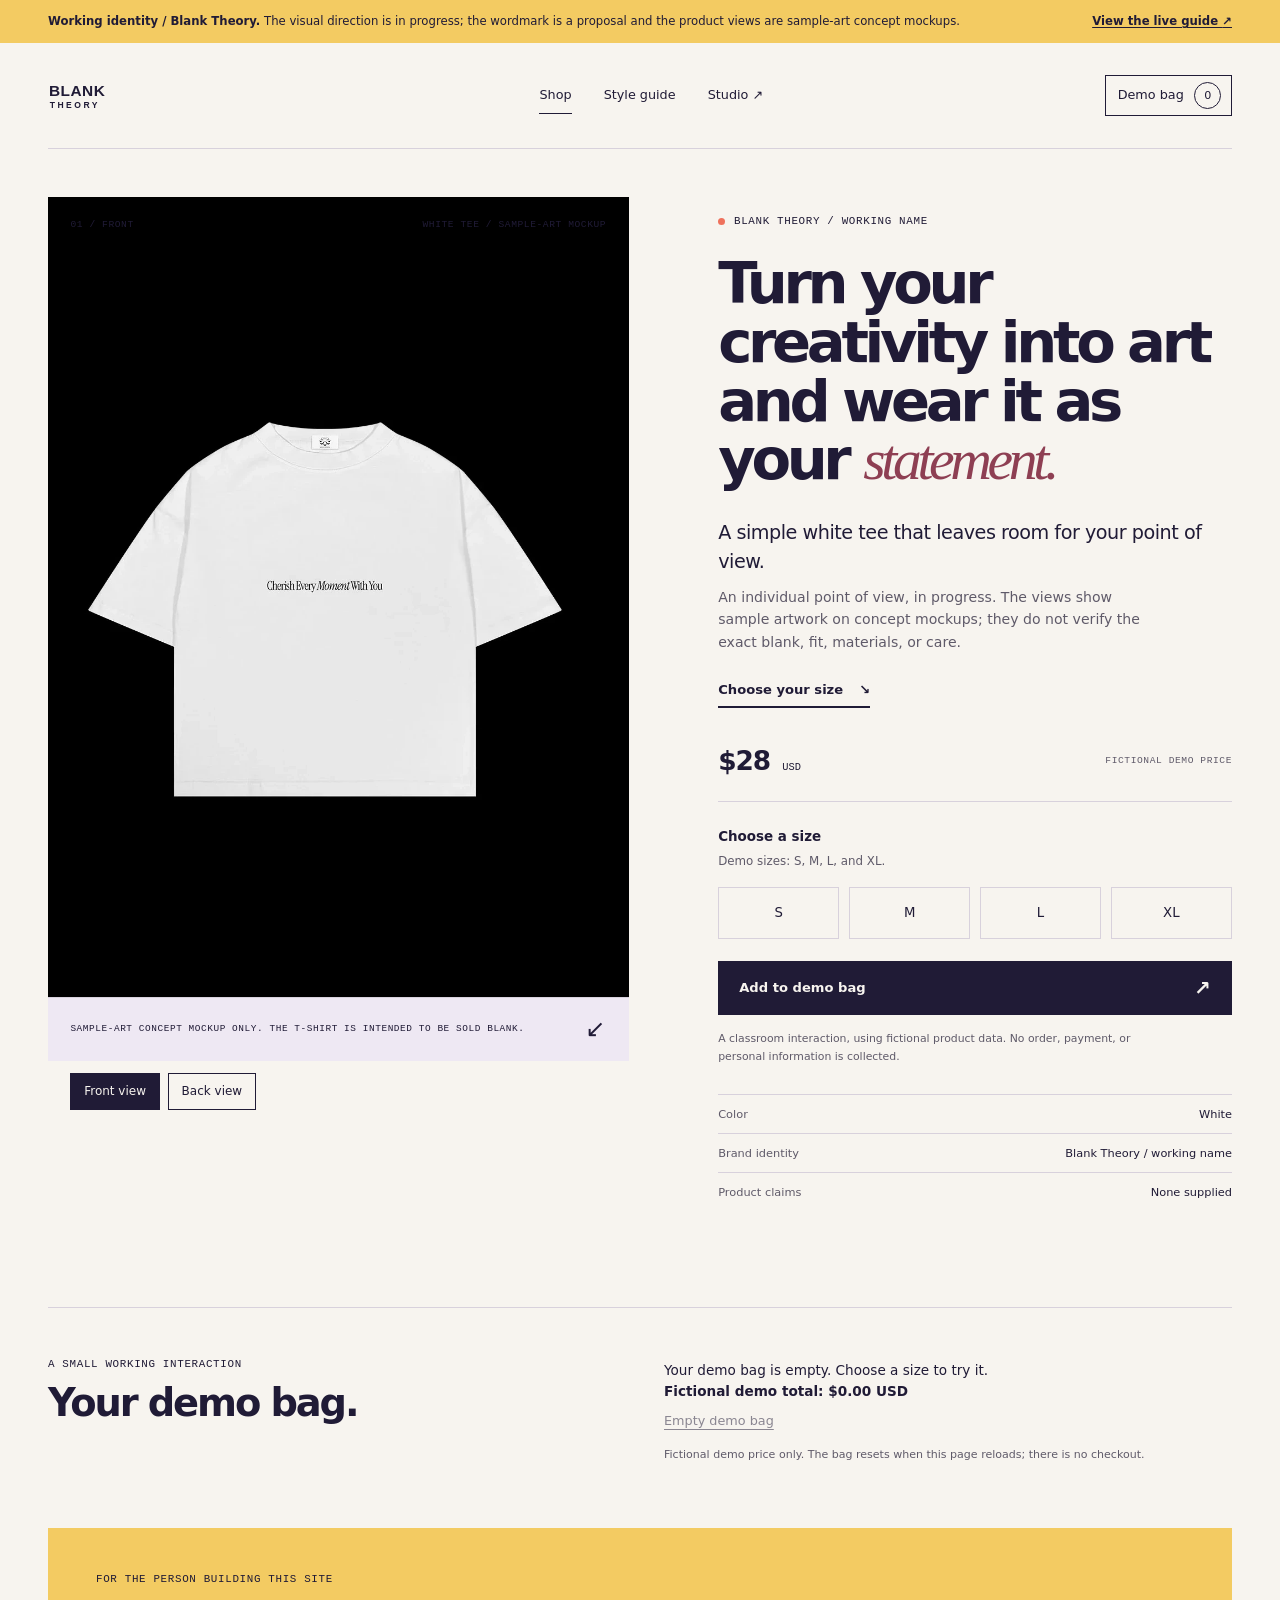
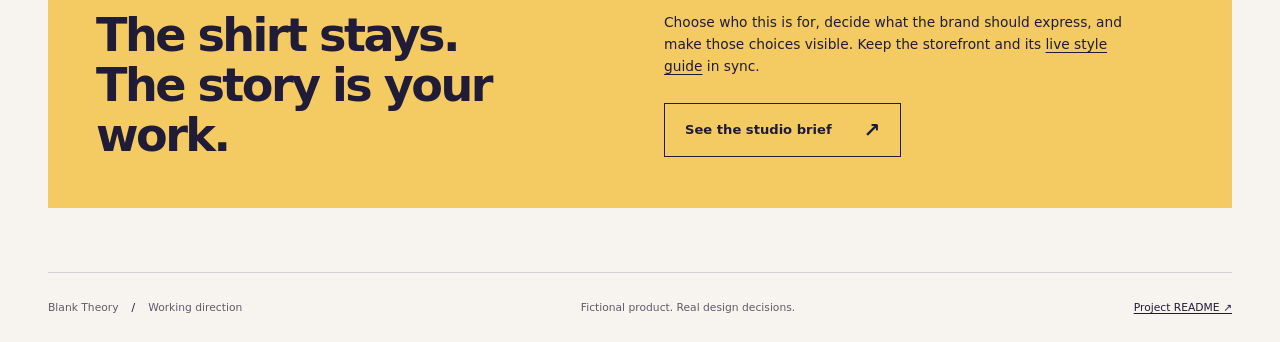
<file: public/index.html>
<!doctype html>
<html lang="en">
  <head>
    <meta charset="utf-8" />
    <meta name="viewport" content="width=device-width, initial-scale=1" />
    <meta
      name="description"
      content="Blank Theory is a working-name brand concept for a white T-shirt and creative self-expression."
    />
    <title>Blank Theory — a white tee with room for your point of view</title>
    <link rel="icon" href="data:," />
    <link rel="stylesheet" href="styles.css" />
    <script src="shop.js" defer></script>
  </head>
  <body>
    <a class="skip-link" href="#main">Skip to content</a>
    <aside class="starter-notice" aria-label="Brand status">
      <span
        ><strong>Working identity / Blank Theory.</strong> The visual direction
        is in progress; the wordmark is a proposal and the product views are
        sample-art concept mockups.</span
      >
      <a href="styleguide.html"
        >View the live guide <span aria-hidden="true">↗</span></a
      >
    </aside>
    <header class="site-header wrap">
      <a
        class="brand-link"
        href="index.html"
        aria-label="Blank Theory, working name, storefront home"
        ><img
          class="wordmark"
          src="assets/wordmark.svg"
          alt="Proposed Blank Theory wordmark"
          width="175"
          height="36"
      /></a>
      <nav class="main-nav" aria-label="Main navigation">
        <a class="nav-link" href="index.html" aria-current="page">Shop</a>
        <a class="nav-link" href="styleguide.html">Style guide</a>
        <a class="nav-link" href="studio.html"
          >Studio <span aria-hidden="true">↗</span></a
        >
      </nav>
      <a class="bag-link" href="#demo-bag" aria-label="View demo bag and total"
        >Demo bag <span id="bag-count" class="bag-count">0</span></a
      >
    </header>

    <main id="main">
      <section class="product-section wrap" aria-labelledby="product-title">
        <div class="product-visual">
          <div class="visual-panels" aria-hidden="true">
            <span class="panel panel-coral"></span>
            <span class="panel panel-yellow"></span>
            <span class="panel panel-blue"></span>
          </div>
          <div class="visual-label">
            <span id="view-label">01 / Front</span>
            <span>White tee / sample-art mockup</span>
          </div>
          <img
            id="shirt-gallery-image"
            class="shirt-image shirt-gallery-image"
            src="assets/white-tee-front-mockup.webp"
            alt="Front view of a white T-shirt mockup with sample artwork"
            width="1050"
            height="800"
            fetchpriority="high"
          />
          <div class="image-caption">
            <span
              >Sample-art concept mockup only. The T-shirt is intended to be
              sold blank.</span
            ><span aria-hidden="true">↙</span>
          </div>
          <div
            class="gallery-controls"
            role="group"
            aria-label="T-shirt mockup views"
          >
            <button
              class="gallery-view-button"
              type="button"
              data-view="front"
              aria-pressed="true"
            >
              Front view
            </button>
            <button
              class="gallery-view-button"
              type="button"
              data-view="back"
              aria-pressed="false"
            >
              Back view
            </button>
          </div>
        </div>
        <div class="product-information">
          <p class="eyebrow">
            <span class="status-dot" aria-hidden="true"></span> Blank Theory /
            working name
          </p>
          <h1 id="product-title">
            Turn your creativity into art and wear it as your
            <em>statement.</em>
          </h1>
          <p class="product-intro">
            A simple white tee that leaves room for your point of view.
          </p>
          <p class="muted product-description">
            An individual point of view, in progress. The views show sample
            artwork on concept mockups; they do not verify the exact blank, fit,
            materials, or care.
          </p>
          <a class="brand-action" href="#product-form"
            >Choose your size <span aria-hidden="true">↘</span></a
          >
          <div class="price-row">
            <p class="price" data-price-cents="2800">$28 <span>USD</span></p>
            <span class="micro-label">Fictional demo price</span>
          </div>
          <form id="product-form" class="product-form" novalidate>
            <fieldset aria-describedby="size-help size-error">
              <legend>Choose a size</legend>
              <p id="size-help" class="field-help">
                Demo sizes: S, M, L, and XL.
              </p>
              <div class="size-options">
                <label class="size-option"
                  ><input type="radio" name="size" value="S" /><span
                    >S</span
                  ></label
                >
                <label class="size-option"
                  ><input type="radio" name="size" value="M" /><span
                    >M</span
                  ></label
                >
                <label class="size-option"
                  ><input type="radio" name="size" value="L" /><span
                    >L</span
                  ></label
                >
                <label class="size-option"
                  ><input type="radio" name="size" value="XL" /><span
                    >XL</span
                  ></label
                >
              </div>
              <p id="size-error" class="field-error" role="alert" hidden>
                Choose a size before adding the shirt to your demo bag.
              </p>
            </fieldset>
            <button class="button button-primary add-button" type="submit">
              Add to demo bag <span aria-hidden="true">↗</span>
            </button>
          </form>
          <div
            id="bag-toast"
            class="bag-toast"
            role="group"
            aria-label="Item added to demo bag"
            hidden
          >
            <span id="bag-toast-message"></span>
            <a class="bag-toast-link" href="#demo-bag">View demo bag</a>
            <button
              id="bag-toast-dismiss"
              class="bag-toast-dismiss"
              type="button"
              aria-label="Dismiss notification"
            >
              ×
            </button>
          </div>
          <p class="demo-disclaimer">
            A classroom interaction, using fictional product data. No order,
            payment, or personal information is collected.
          </p>
          <dl class="product-facts">
            <div>
              <dt>Color</dt>
              <dd>White</dd>
            </div>
            <div>
              <dt>Brand identity</dt>
              <dd>Blank Theory / working name</dd>
            </div>
            <div>
              <dt>Product claims</dt>
              <dd>None supplied</dd>
            </div>
          </dl>
        </div>
      </section>

      <section
        id="demo-bag"
        class="bag-section wrap"
        aria-labelledby="bag-title"
      >
        <div>
          <p class="eyebrow">A small working interaction</p>
          <h2 id="bag-title">Your demo bag.</h2>
        </div>
        <div class="bag-details">
          <p
            id="bag-status"
            class="bag-message"
            role="status"
            aria-live="polite"
            aria-atomic="true"
          >
            Your demo bag is empty. Choose a size to try it.
          </p>
          <ul id="bag-items" class="bag-items"></ul>
          <p id="bag-total" class="bag-total">
            Fictional demo total: $0.00 USD
          </p>
          <button id="clear-bag" class="text-button" type="button" disabled>
            Empty demo bag
          </button>
          <p class="field-help">
            Fictional demo price only. The bag resets when this page reloads;
            there is no checkout.
          </p>
        </div>
      </section>

      <section class="starter-next wrap" aria-labelledby="next-title">
        <p class="eyebrow">For the person building this site</p>
        <h2 id="next-title">The shirt stays.<br />The story is your work.</h2>
        <div>
          <p>
            Choose who this is for, decide what the brand should express, and
            make those choices visible. Keep the storefront and its
            <a href="styleguide.html">live style guide</a> in sync.
          </p>
          <a class="button button-secondary" href="studio.html"
            >See the studio brief <span aria-hidden="true">↗</span></a
          >
        </div>
      </section>
    </main>

    <footer class="site-footer wrap">
      <p>
        Blank Theory <span class="footer-separator"> / </span> Working direction
      </p>
      <p class="footer-tagline">Fictional product. Real design decisions.</p>
      <a href="https://github.com/ors2222/is117-brand-studio#readme"
        >Project README <span aria-hidden="true">↗</span></a
      >
    </footer>
  </body>
</html>
</file>
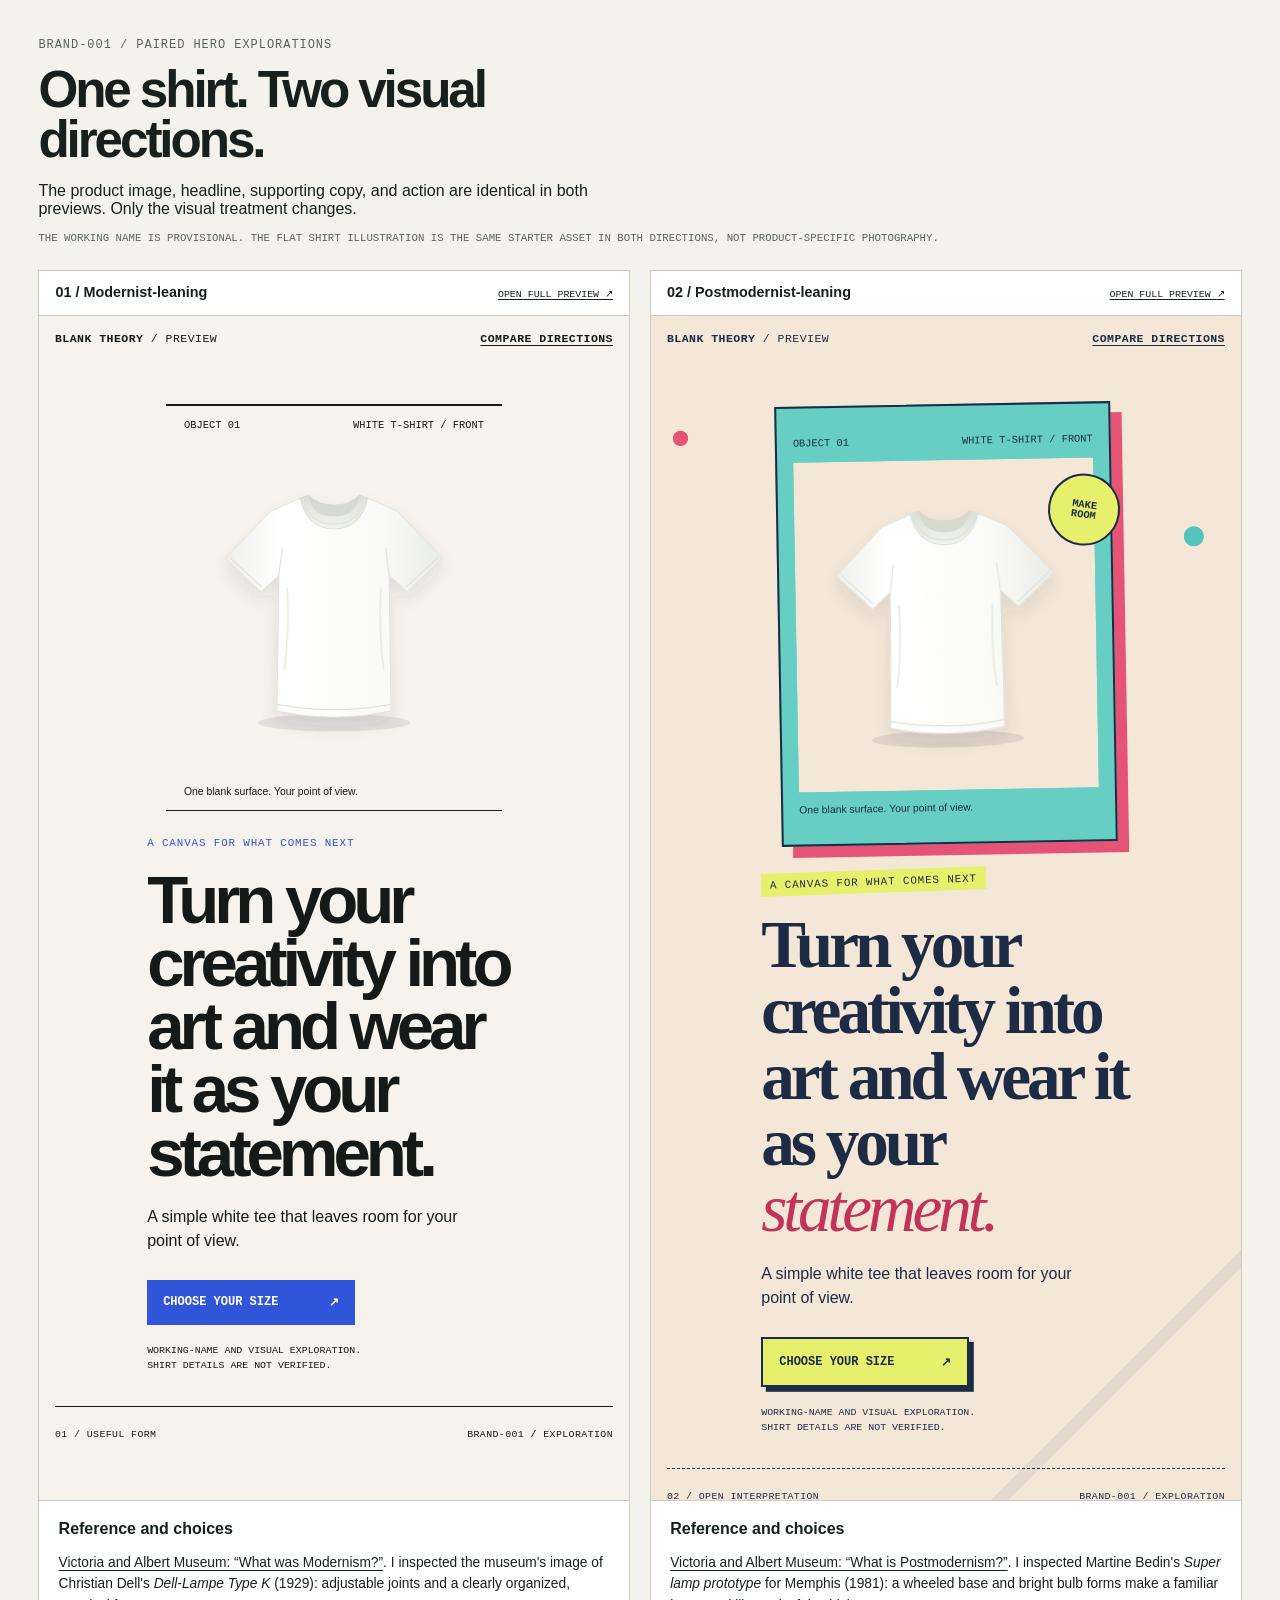
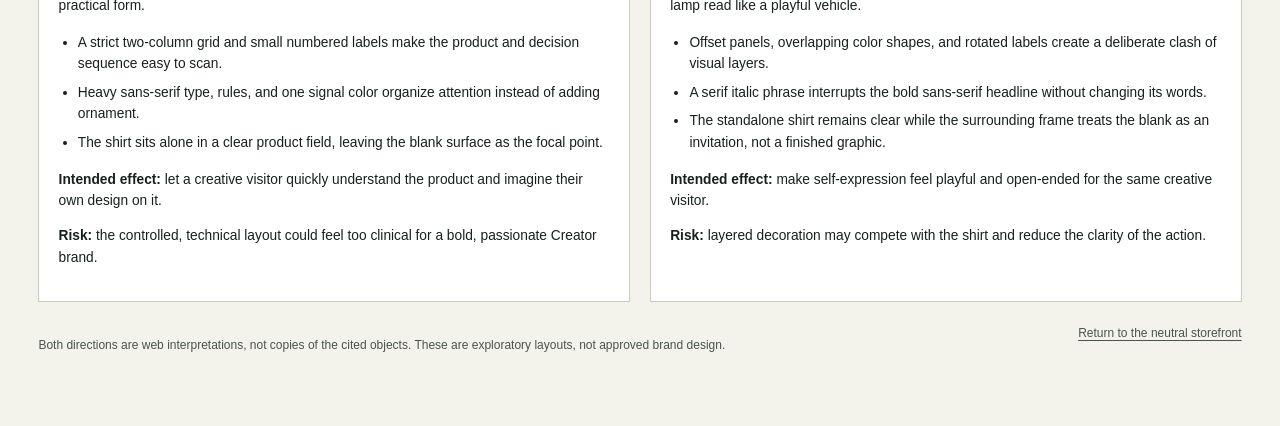
<file: public/explorations/index.html>
<!doctype html>
<html lang="en">
  <head>
    <meta charset="utf-8" />
    <meta name="viewport" content="width=device-width, initial-scale=1" />
    <meta
      name="description"
      content="Two matched hero explorations for the Blank Theory white T-shirt."
    />
    <title>Hero explorations — Blank Theory (working name)</title>
    <link rel="stylesheet" href="explorations.css" />
  </head>
  <body class="exploration-page comparison-page">
    <header class="comparison-header">
      <p class="comparison-kicker">BRAND-001 / paired hero explorations</p>
      <h1>One shirt. Two visual directions.</h1>
      <p class="comparison-intro">
        The product image, headline, supporting copy, and action are identical
        in both previews. Only the visual treatment changes.
      </p>
      <p class="comparison-note">
        The working name is provisional. The flat shirt illustration is the same
        starter asset in both directions, not product-specific photography.
      </p>
    </header>

    <main>
      <section class="preview-grid" aria-label="Compare both hero directions">
        <article class="preview-card">
          <div class="preview-label">
            <h2>01 / Modernist-leaning</h2>
            <a href="modernist.html"
              >Open full preview <span aria-hidden="true">↗</span></a
            >
          </div>
          <iframe
            src="modernist.html"
            title="Modernist-leaning hero preview"
            loading="eager"
          ></iframe>
          <div class="annotation">
            <h3>Reference and choices</h3>
            <p>
              <a href="https://www.vam.ac.uk/articles/what-was-modernism"
                >Victoria and Albert Museum: “What was Modernism?”</a
              >. I inspected the museum's image of Christian Dell's
              <em>Dell-Lampe Type K</em> (1929): adjustable joints and a clearly
              organized, practical form.
            </p>
            <ul>
              <li>
                A strict two-column grid and small numbered labels make the
                product and decision sequence easy to scan.
              </li>
              <li>
                Heavy sans-serif type, rules, and one signal color organize
                attention instead of adding ornament.
              </li>
              <li>
                The shirt sits alone in a clear product field, leaving the blank
                surface as the focal point.
              </li>
            </ul>
            <p>
              <strong>Intended effect:</strong> let a creative visitor quickly
              understand the product and imagine their own design on it.
            </p>
            <p>
              <strong>Risk:</strong> the controlled, technical layout could feel
              too clinical for a bold, passionate Creator brand.
            </p>
          </div>
        </article>

        <article class="preview-card">
          <div class="preview-label">
            <h2>02 / Postmodernist-leaning</h2>
            <a href="postmodernist.html"
              >Open full preview <span aria-hidden="true">↗</span></a
            >
          </div>
          <iframe
            src="postmodernist.html"
            title="Postmodernist-leaning hero preview"
            loading="eager"
          ></iframe>
          <div class="annotation">
            <h3>Reference and choices</h3>
            <p>
              <a href="https://www.vam.ac.uk/articles/what-is-postmodernism"
                >Victoria and Albert Museum: “What is Postmodernism?”</a
              >. I inspected Martine Bedin's <em>Super lamp prototype</em> for
              Memphis (1981): a wheeled base and bright bulb forms make a
              familiar lamp read like a playful vehicle.
            </p>
            <ul>
              <li>
                Offset panels, overlapping color shapes, and rotated labels
                create a deliberate clash of visual layers.
              </li>
              <li>
                A serif italic phrase interrupts the bold sans-serif headline
                without changing its words.
              </li>
              <li>
                The standalone shirt remains clear while the surrounding frame
                treats the blank as an invitation, not a finished graphic.
              </li>
            </ul>
            <p>
              <strong>Intended effect:</strong> make self-expression feel
              playful and open-ended for the same creative visitor.
            </p>
            <p>
              <strong>Risk:</strong> layered decoration may compete with the
              shirt and reduce the clarity of the action.
            </p>
          </div>
        </article>
      </section>
    </main>

    <footer class="comparison-footer">
      <p>
        Both directions are web interpretations, not copies of the cited
        objects. These are exploratory layouts, not approved brand design.
      </p>
      <a href="../index.html">Return to the neutral storefront</a>
    </footer>
  </body>
</html>
</file>
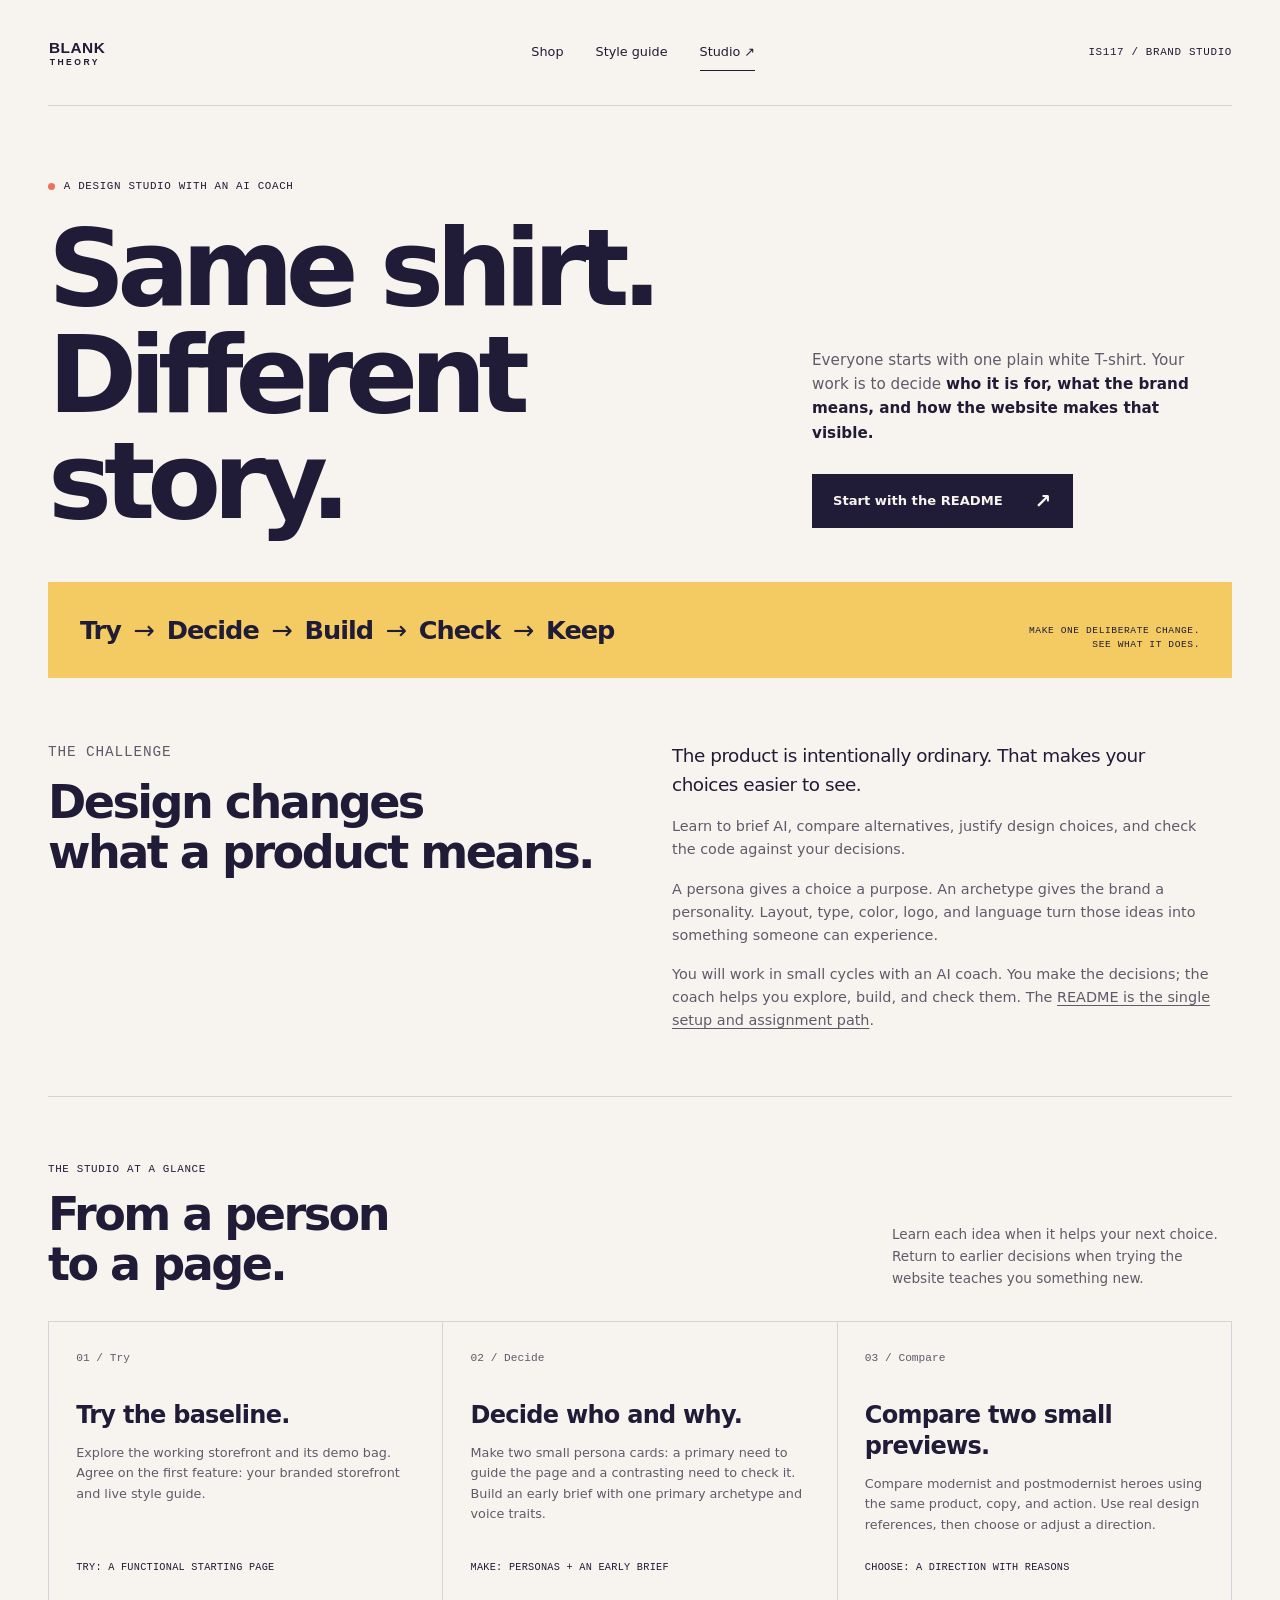
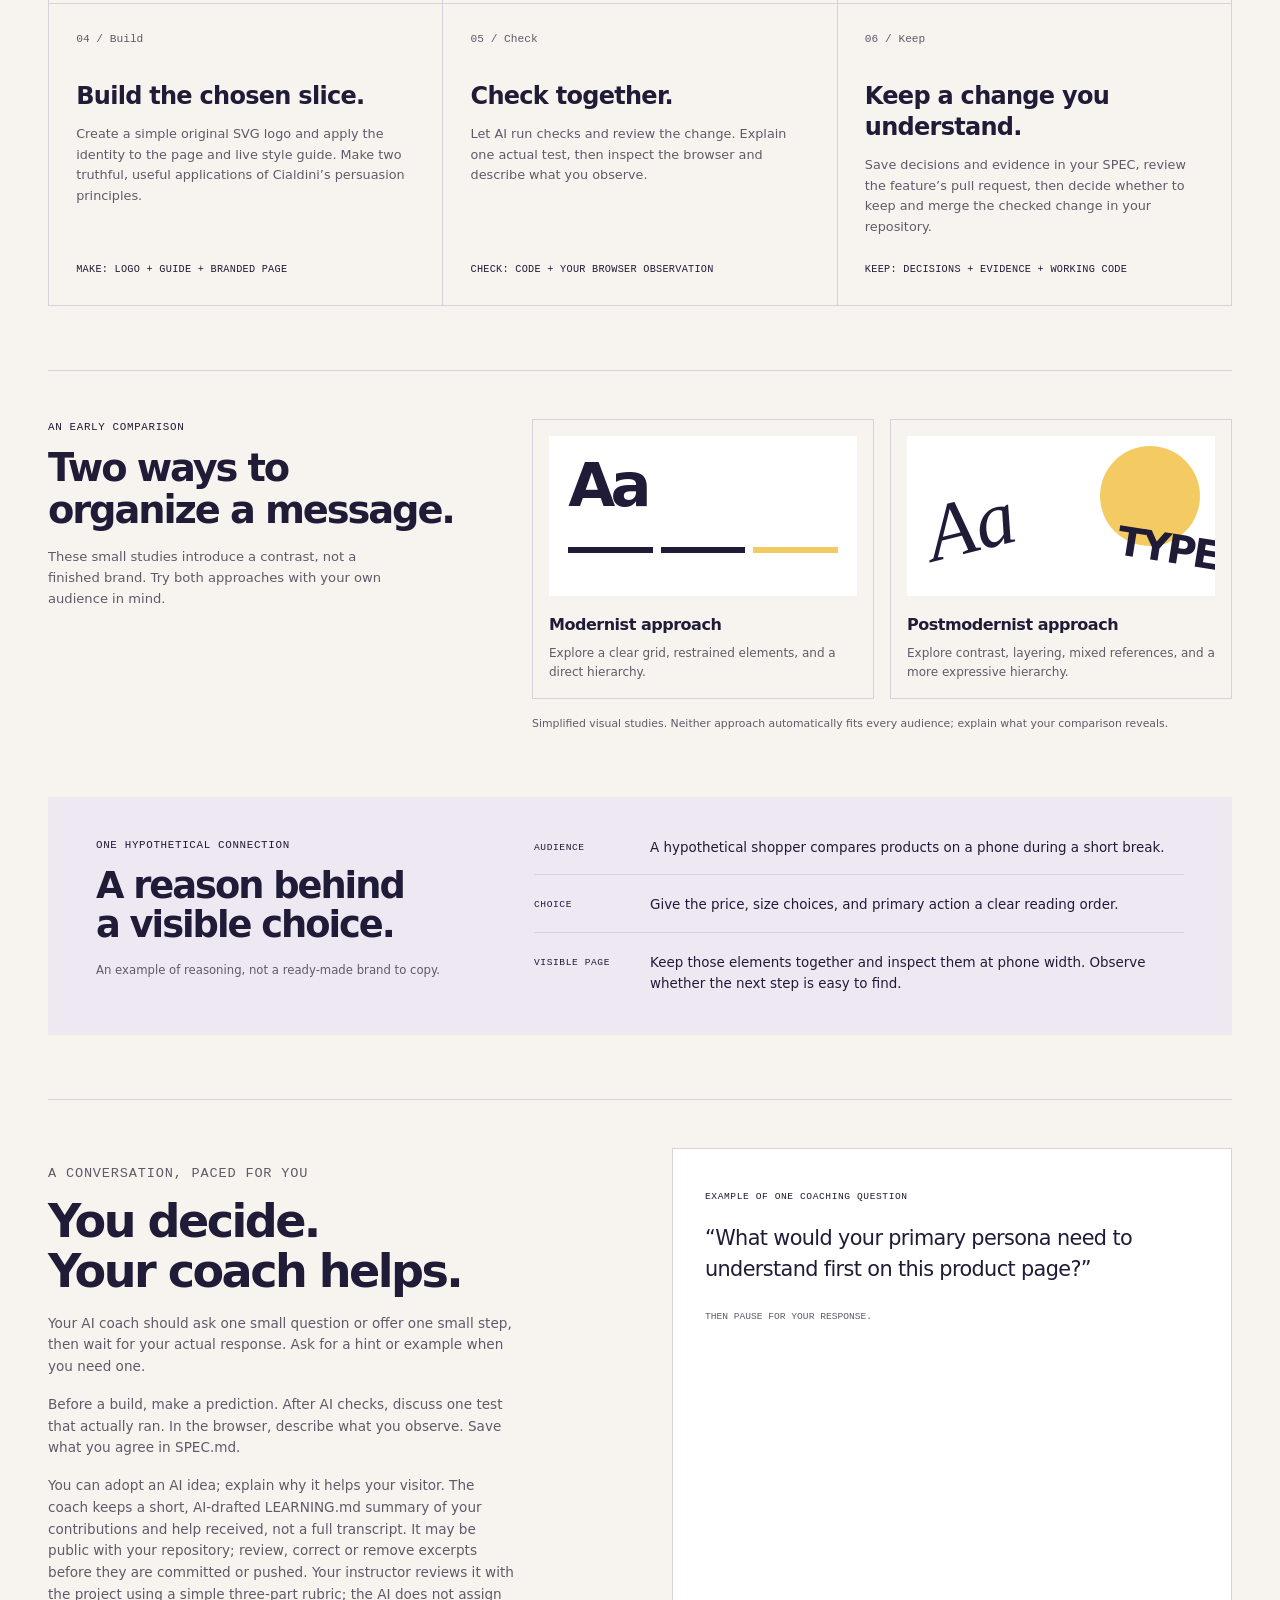
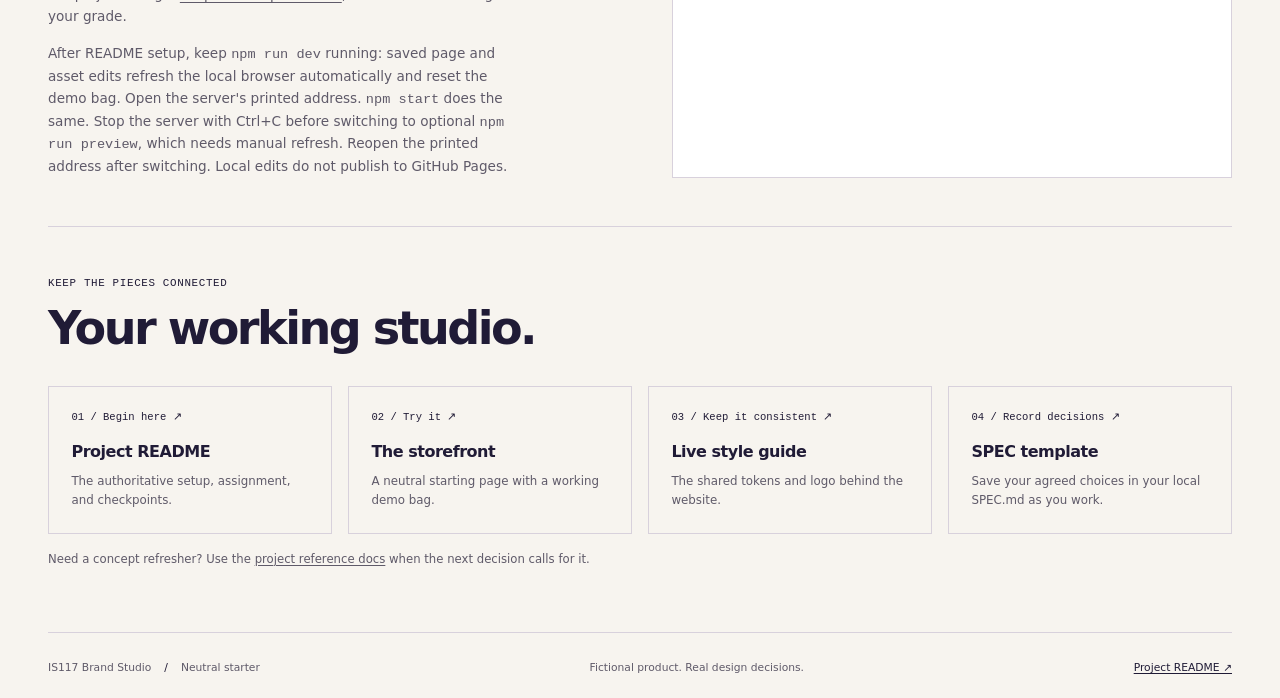
<file: public/studio.html>
<!doctype html>
<html lang="en">
  <head>
    <meta charset="utf-8" />
    <meta name="viewport" content="width=device-width, initial-scale=1" />
    <meta
      name="description"
      content="IS117 Brand Studio: turn one plain white T-shirt into a deliberate brand and website, with an AI coach and decisions you can explain."
    />
    <title>Same shirt. Different story. — IS117 Brand Studio</title>
    <link rel="icon" href="data:," />
    <link rel="stylesheet" href="styles.css" />
    <link rel="stylesheet" href="studio.css" />
  </head>
  <body>
    <a class="skip-link" href="#main">Skip to content</a>
    <header class="site-header wrap">
      <a
        class="brand-link"
        href="index.html"
        aria-label="Blank Theory, working name, storefront home"
        ><img
          class="wordmark"
          src="assets/wordmark.svg"
          alt="Proposed Blank Theory wordmark"
          width="175"
          height="36"
      /></a>
      <nav class="main-nav" aria-label="Main navigation">
        <a class="nav-link" href="index.html">Shop</a
        ><a class="nav-link" href="styleguide.html">Style guide</a
        ><a class="nav-link" href="studio.html" aria-current="page"
          >Studio <span aria-hidden="true">↗</span></a
        >
      </nav>
      <span class="micro-label">IS117 / Brand Studio</span>
    </header>
    <main id="main">
      <section
        class="page-hero studio-hero wrap"
        aria-labelledby="studio-title"
      >
        <p class="eyebrow">
          <span class="status-dot" aria-hidden="true"></span> A design studio
          with an AI coach
        </p>
        <h1 id="studio-title">Same shirt.<br />Different story.</h1>
        <div class="hero-summary">
          <p>
            Everyone starts with one plain white T-shirt. Your work is to decide
            <strong
              >who it is for, what the brand means, and how the website makes
              that visible.</strong
            >
          </p>
          <a
            class="button button-primary"
            href="https://github.com/ors2222/is117-brand-studio#readme"
            >Start with the README <span aria-hidden="true">↗</span></a
          >
        </div>
      </section>
      <div class="studio-ribbon wrap">
        <p class="cycle">
          Try <span aria-hidden="true">→</span> Decide
          <span aria-hidden="true">→</span> Build
          <span aria-hidden="true">→</span> Check
          <span aria-hidden="true">→</span> Keep
        </p>
        <p class="micro-label">
          Make one deliberate change.<br />See what it does.
        </p>
      </div>

      <section class="studio-intro wrap" aria-labelledby="why-title">
        <div>
          <p class="eyebrow">The challenge</p>
          <h2 id="why-title">Design changes<br />what a product means.</h2>
        </div>
        <div>
          <p class="lead">
            The product is intentionally ordinary. That makes your choices
            easier to see.
          </p>
          <p>
            Learn to brief AI, compare alternatives, justify design choices, and
            check the code against your decisions.
          </p>
          <p>
            A persona gives a choice a purpose. An archetype gives the brand a
            personality. Layout, type, color, logo, and language turn those
            ideas into something someone can experience.
          </p>
          <p>
            You will work in small cycles with an AI coach. You make the
            decisions; the coach helps you explore, build, and check them. The
            <a href="https://github.com/ors2222/is117-brand-studio#readme"
              >README is the single setup and assignment path</a
            >.
          </p>
        </div>
      </section>

      <section class="path-section wrap" aria-labelledby="path-title">
        <div class="path-intro">
          <div>
            <p class="eyebrow">The studio at a glance</p>
            <h2 id="path-title">From a person<br />to a page.</h2>
          </div>
          <p>
            Learn each idea when it helps your next choice. Return to earlier
            decisions when trying the website teaches you something new.
          </p>
        </div>
        <ol class="studio-path">
          <li>
            <span class="stage-number">01 / Try</span>
            <h3>Try the baseline.</h3>
            <p>
              Explore the working storefront and its demo bag. Agree on the
              first feature: your branded storefront and live style guide.
            </p>
            <p class="stage-output">Try: a functional starting page</p>
          </li>
          <li>
            <span class="stage-number">02 / Decide</span>
            <h3>Decide who and why.</h3>
            <p>
              Make two small persona cards: a primary need to guide the page and
              a contrasting need to check it. Build an early brief with one
              primary archetype and voice traits.
            </p>
            <p class="stage-output">Make: personas + an early brief</p>
          </li>
          <li>
            <span class="stage-number">03 / Compare</span>
            <h3>Compare two small previews.</h3>
            <p>
              Compare modernist and postmodernist heroes using the same product,
              copy, and action. Use real design references, then choose or
              adjust a direction.
            </p>
            <p class="stage-output">Choose: a direction with reasons</p>
          </li>
          <li>
            <span class="stage-number">04 / Build</span>
            <h3>Build the chosen slice.</h3>
            <p>
              Create a simple original SVG logo and apply the identity to the
              page and live style guide. Make two truthful, useful applications
              of Cialdini’s persuasion principles.
            </p>
            <p class="stage-output">Make: logo + guide + branded page</p>
          </li>
          <li>
            <span class="stage-number">05 / Check</span>
            <h3>Check together.</h3>
            <p>
              Let AI run checks and review the change. Explain one actual test,
              then inspect the browser and describe what you observe.
            </p>
            <p class="stage-output">Check: code + your browser observation</p>
          </li>
          <li>
            <span class="stage-number">06 / Keep</span>
            <h3>Keep a change you understand.</h3>
            <p>
              Save decisions and evidence in your SPEC, review the feature’s
              pull request, then decide whether to keep and merge the checked
              change in your repository.
            </p>
            <p class="stage-output">
              Keep: decisions + evidence + working code
            </p>
          </li>
        </ol>
      </section>

      <section
        class="comparison-section wrap"
        aria-labelledby="comparison-title"
      >
        <div>
          <p class="eyebrow">An early comparison</p>
          <h2 id="comparison-title">Two ways to<br />organize a message.</h2>
          <p class="comparison-description">
            These small studies introduce a contrast, not a finished brand. Try
            both approaches with your own audience in mind.
          </p>
        </div>
        <div class="comparison-grid">
          <article class="direction-card">
            <div class="direction-sketch modern-sketch" aria-hidden="true">
              <i></i><i></i><i></i>
            </div>
            <h3>Modernist approach</h3>
            <p>
              Explore a clear grid, restrained elements, and a direct hierarchy.
            </p>
          </article>
          <article class="direction-card">
            <div class="direction-sketch postmodern-sketch" aria-hidden="true">
              <i></i>
            </div>
            <h3>Postmodernist approach</h3>
            <p>
              Explore contrast, layering, mixed references, and a more
              expressive hierarchy.
            </p>
          </article>
          <p class="comparison-caption">
            Simplified visual studies. Neither approach automatically fits every
            audience; explain what your comparison reveals.
          </p>
        </div>
      </section>

      <section class="example-section wrap" aria-labelledby="example-title">
        <div>
          <p class="eyebrow">One hypothetical connection</p>
          <h2 id="example-title">A reason behind<br />a visible choice.</h2>
          <p class="guide-note">
            An example of reasoning, not a ready-made brand to copy.
          </p>
        </div>
        <div class="example-chain">
          <div class="example-step">
            <span class="micro-label">Audience</span>
            <p>
              A hypothetical shopper compares products on a phone during a short
              break.
            </p>
          </div>
          <div class="example-step">
            <span class="micro-label">Choice</span>
            <p>
              Give the price, size choices, and primary action a clear reading
              order.
            </p>
          </div>
          <div class="example-step">
            <span class="micro-label">Visible page</span>
            <p>
              Keep those elements together and inspect them at phone width.
              Observe whether the next step is easy to find.
            </p>
          </div>
        </div>
      </section>

      <section class="coach-section wrap" aria-labelledby="coach-title">
        <div>
          <p class="eyebrow">A conversation, paced for you</p>
          <h2 id="coach-title">You decide.<br />Your coach helps.</h2>
          <p>
            Your AI coach should ask one small question or offer one small step,
            then wait for your actual response. Ask for a hint or example when
            you need one.
          </p>
          <p>
            Before a build, make a prediction. After AI checks, discuss one test
            that actually ran. In the browser, describe what you observe. Save
            what you agree in SPEC.md.
          </p>
          <p>
            You can adopt an AI idea; explain why it helps your visitor. The
            coach keeps a short, AI-drafted LEARNING.md summary of your
            contributions and help received, not a full transcript. It may be
            public with your repository; review, correct or remove excerpts
            before they are committed or pushed. Your instructor reviews it with
            the project using a
            <a
              href="https://github.com/ors2222/is117-brand-studio/blob/main/docs/assessment.md"
              >simple three-part rubric</a
            >; the AI does not assign your grade.
          </p>
          <p>
            After README setup, keep <code>npm run dev</code> running: saved
            page and asset edits refresh the local browser automatically and
            reset the demo bag. Open the server's printed address.
            <code>npm start</code> does the same. Stop the server with Ctrl+C
            before switching to optional <code>npm run preview</code>, which
            needs manual refresh. Reopen the printed address after switching.
            Local edits do not publish to GitHub Pages.
          </p>
        </div>
        <blockquote class="coach-quote">
          <span class="micro-label">Example of one coaching question</span>
          <p>
            “What would your primary persona need to understand first on this
            product page?”
          </p>
          <footer>Then pause for your response.</footer>
        </blockquote>
      </section>

      <section class="resource-section wrap" aria-labelledby="resources-title">
        <p class="eyebrow">Keep the pieces connected</p>
        <h2 id="resources-title">Your working studio.</h2>
        <div class="resource-grid">
          <a
            class="resource-card"
            href="https://github.com/ors2222/is117-brand-studio#readme"
            ><span>01 / Begin here ↗</span>
            <h3>Project README</h3>
            <p>The authoritative setup, assignment, and checkpoints.</p></a
          >
          <a class="resource-card" href="index.html"
            ><span>02 / Try it ↗</span>
            <h3>The storefront</h3>
            <p>A neutral starting page with a working demo bag.</p></a
          >
          <a class="resource-card" href="styleguide.html"
            ><span>03 / Keep it consistent ↗</span>
            <h3>Live style guide</h3>
            <p>The shared tokens and logo behind the website.</p></a
          >
          <a
            class="resource-card"
            href="https://github.com/ors2222/is117-brand-studio/blob/main/SPEC.md"
            ><span>04 / Record decisions ↗</span>
            <h3>SPEC template</h3>
            <p>
              Save your agreed choices in your local SPEC.md as you work.
            </p></a
          >
        </div>
        <p class="guide-note">
          Need a concept refresher? Use the
          <a href="https://github.com/ors2222/is117-brand-studio/tree/main/docs"
            >project reference docs</a
          >
          when the next decision calls for it.
        </p>
      </section>
    </main>
    <footer class="site-footer wrap">
      <p>
        IS117 Brand Studio <span class="footer-separator"> / </span> Neutral
        starter
      </p>
      <p class="footer-tagline">Fictional product. Real design decisions.</p>
      <a href="https://github.com/ors2222/is117-brand-studio#readme"
        >Project README <span aria-hidden="true">↗</span></a
      >
    </footer>
  </body>
</html>
</file>
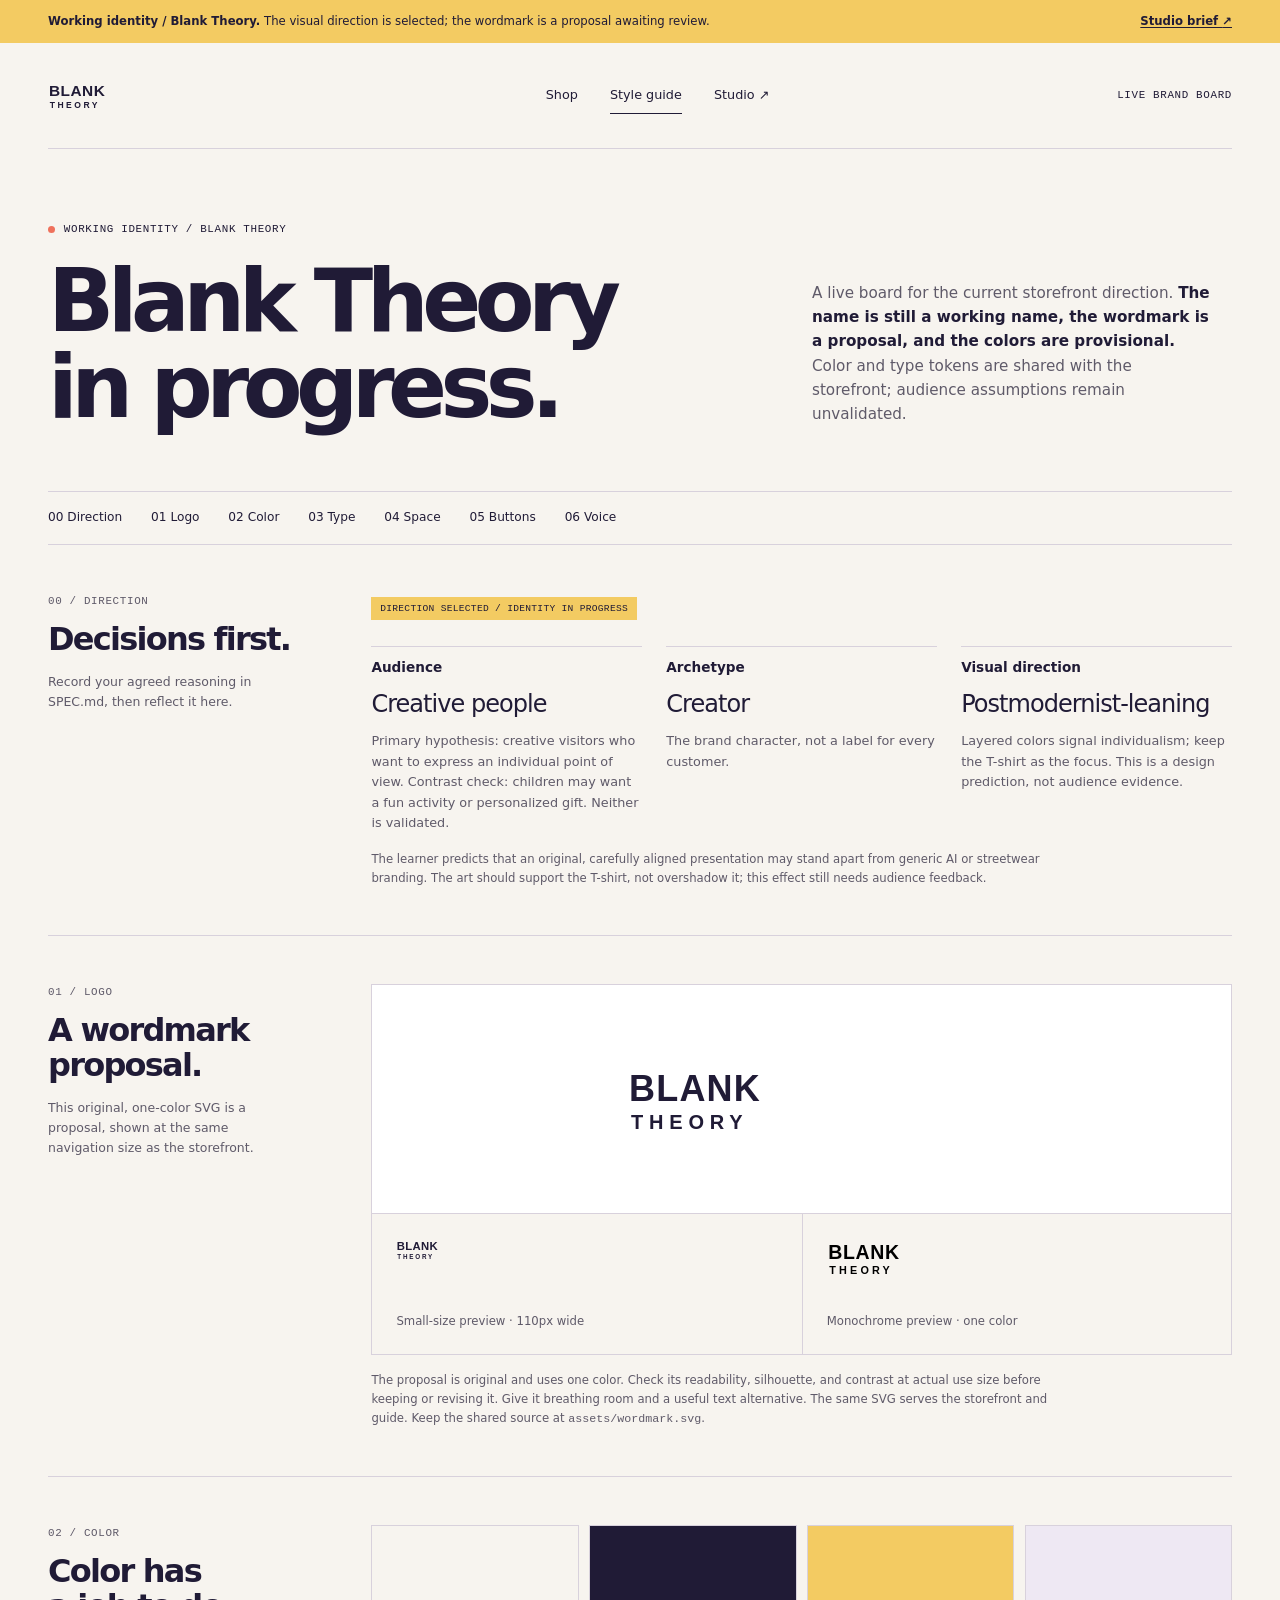
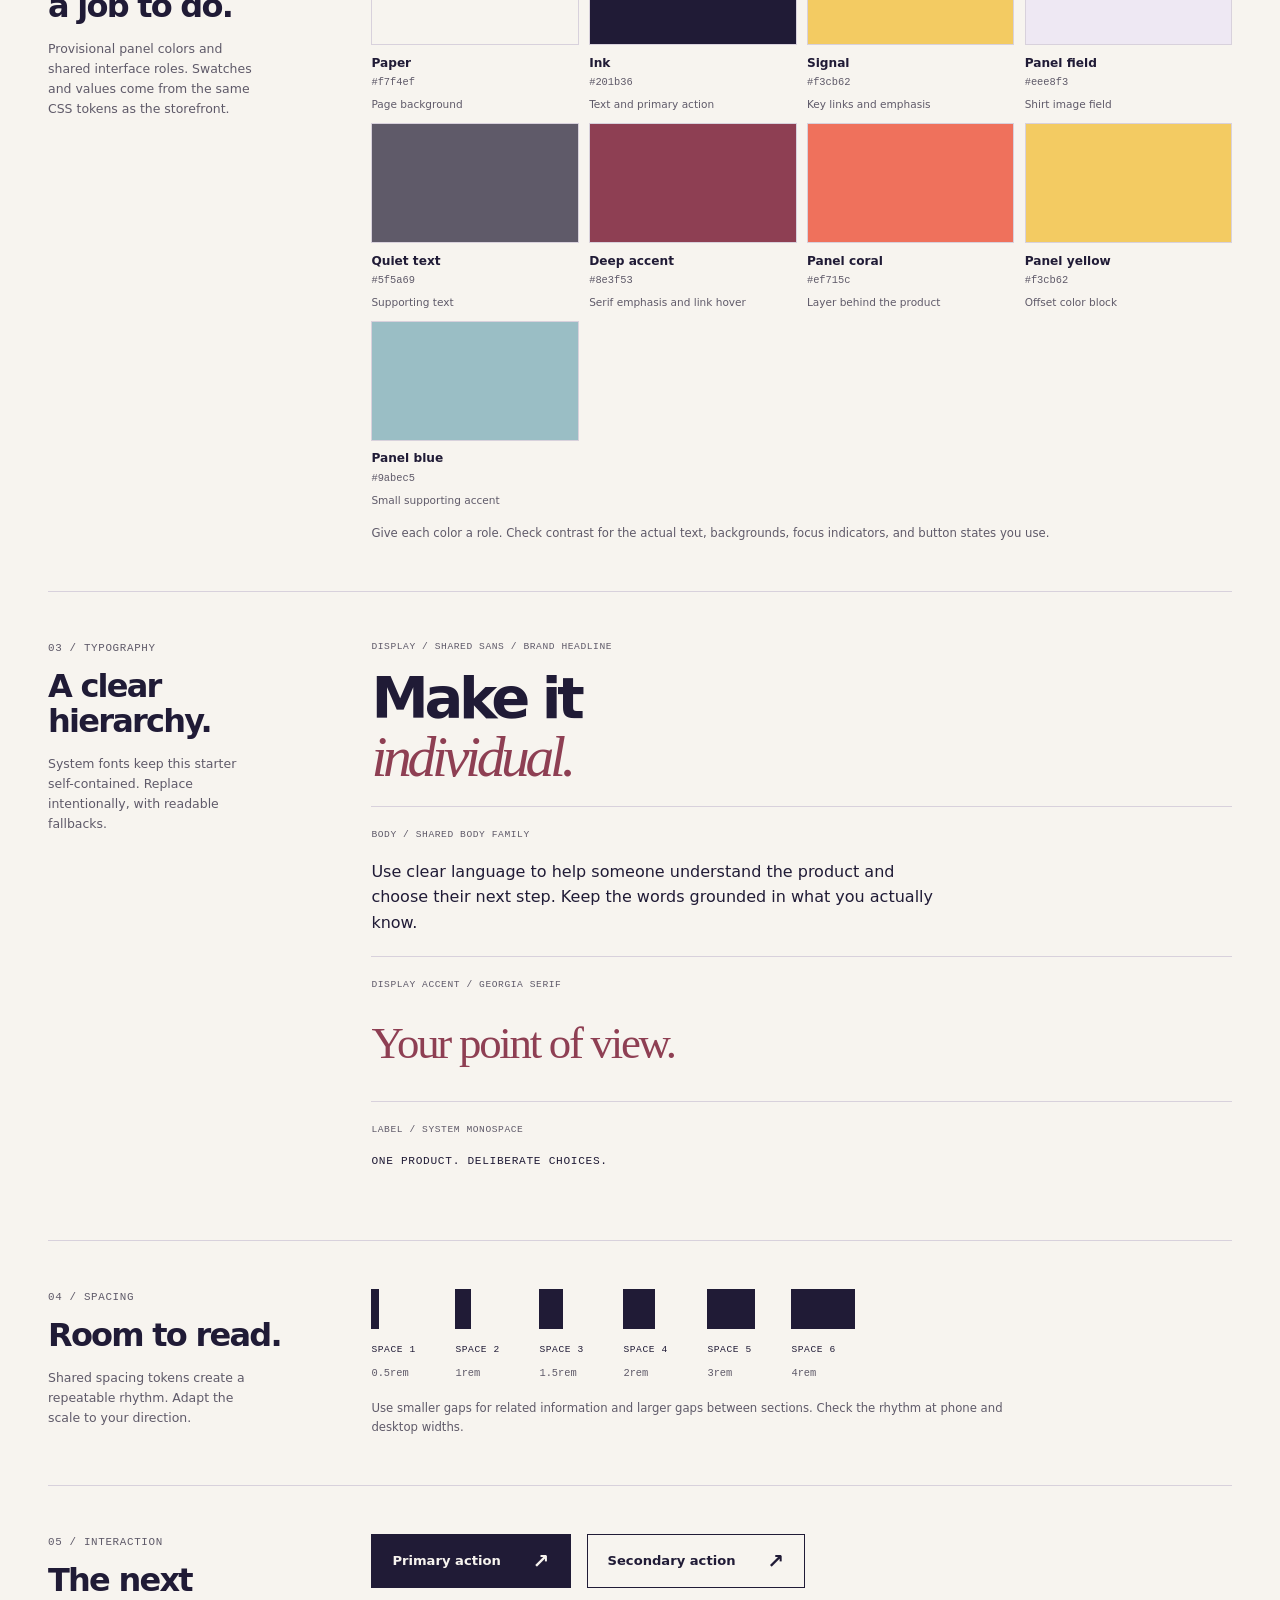
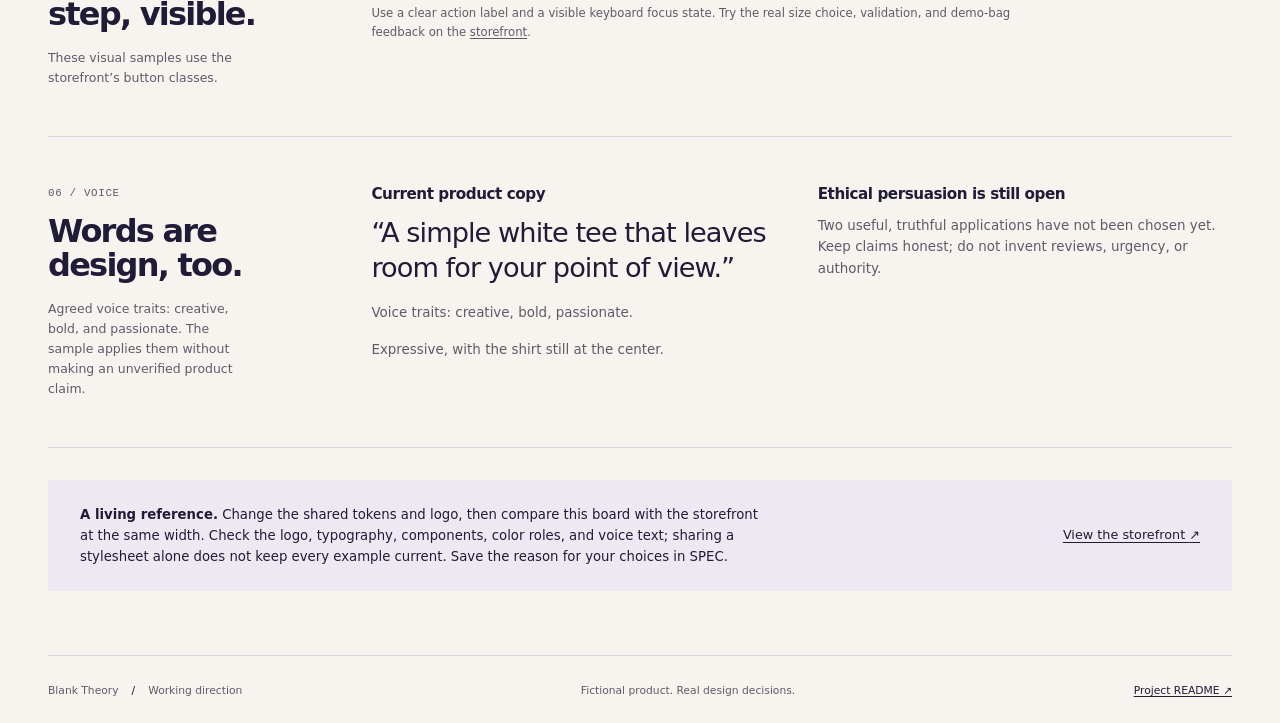
<file: public/styleguide.html>
<!doctype html>
<html lang="en">
  <head>
    <meta charset="utf-8" />
    <meta name="viewport" content="width=device-width, initial-scale=1" />
    <meta
      name="description"
      content="The live, working style guide for Blank Theory. Shared tokens and assets connect this creative T-shirt brand direction to the storefront."
    />
    <title>Blank Theory — live style guide (working draft)</title>
    <link rel="icon" href="data:," />
    <link rel="stylesheet" href="styles.css" />
    <script src="styleguide.js" defer></script>
  </head>
  <body>
    <a class="skip-link" href="#main">Skip to content</a>
    <aside class="starter-notice" aria-label="Starter information">
      <span
        ><strong>Working identity / Blank Theory.</strong> The visual direction
        is selected; the wordmark is a proposal awaiting review.</span
      ><a href="studio.html">Studio brief <span aria-hidden="true">↗</span></a>
    </aside>
    <header class="site-header wrap">
      <a
        class="brand-link"
        href="index.html"
        aria-label="Blank Theory, working name, storefront home"
        ><img
          class="wordmark"
          src="assets/wordmark.svg"
          alt="Proposed Blank Theory wordmark"
          width="175"
          height="32"
      /></a>
      <nav class="main-nav" aria-label="Main navigation">
        <a class="nav-link" href="index.html">Shop</a
        ><a class="nav-link" href="styleguide.html" aria-current="page"
          >Style guide</a
        ><a class="nav-link" href="studio.html"
          >Studio <span aria-hidden="true">↗</span></a
        >
      </nav>
      <span class="micro-label">Live brand board</span>
    </header>
    <main id="main">
      <section class="page-hero wrap" aria-labelledby="guide-title">
        <p class="eyebrow">
          <span class="status-dot" aria-hidden="true"></span> Working identity /
          Blank Theory
        </p>
        <h1 id="guide-title">Blank Theory<br />in progress.</h1>
        <p class="hero-summary">
          A live board for the current storefront direction.
          <strong
            >The name is still a working name, the wordmark is a proposal, and
            the colors are provisional.</strong
          >
          Color and type tokens are shared with the storefront; audience
          assumptions remain unvalidated.
        </p>
      </section>
      <nav class="page-subnav wrap" aria-label="Style guide sections">
        <a class="section-link" href="#direction">00 Direction</a
        ><a class="section-link" href="#logo">01 Logo</a
        ><a class="section-link" href="#palette">02 Color</a
        ><a class="section-link" href="#type">03 Type</a
        ><a class="section-link" href="#spacing">04 Space</a
        ><a class="section-link" href="#buttons">05 Buttons</a
        ><a class="section-link" href="#voice">06 Voice</a>
      </nav>

      <section
        id="direction"
        class="guide-section wrap"
        aria-labelledby="direction-title"
      >
        <div class="section-heading">
          <span class="section-number">00 / Direction</span>
          <h2 id="direction-title">Decisions first.</h2>
          <p>Record your agreed reasoning in SPEC.md, then reflect it here.</p>
        </div>
        <div class="guide-content">
          <span class="draft-label"
            >Direction selected / identity in progress</span
          >
          <div class="decision-grid">
            <div>
              <h3>Audience</h3>
              <p class="undecided">Creative people</p>
              <p>
                Primary hypothesis: creative visitors who want to express an
                individual point of view. Contrast check: children may want a
                fun activity or personalized gift. Neither is validated.
              </p>
            </div>
            <div>
              <h3>Archetype</h3>
              <p class="undecided">Creator</p>
              <p>The brand character, not a label for every customer.</p>
            </div>
            <div>
              <h3>Visual direction</h3>
              <p class="undecided">Postmodernist-leaning</p>
              <p>
                Layered colors signal individualism; keep the T-shirt as the
                focus. This is a design prediction, not audience evidence.
              </p>
            </div>
          </div>
          <p class="guide-note">
            The learner predicts that an original, carefully aligned
            presentation may stand apart from generic AI or streetwear branding.
            The art should support the T-shirt, not overshadow it; this effect
            still needs audience feedback.
          </p>
        </div>
      </section>

      <section
        id="logo"
        class="guide-section wrap"
        aria-labelledby="logo-title"
      >
        <div class="section-heading">
          <span class="section-number">01 / Logo</span>
          <h2 id="logo-title">A wordmark<br />proposal.</h2>
          <p>
            This original, one-color SVG is a proposal, shown at the same
            navigation size as the storefront.
          </p>
        </div>
        <div class="guide-content">
          <div class="logo-board">
            <img
              src="assets/wordmark.svg"
              alt="Proposed Blank Theory wordmark"
              width="350"
              height="72"
            />
          </div>
          <div class="logo-variants">
            <div class="logo-variant">
              <img
                class="logo-small"
                src="assets/wordmark.svg"
                alt="Proposed Blank Theory wordmark at a small size"
                width="110"
                height="23"
              />
              <p>Small-size preview · 110px wide</p>
            </div>
            <div class="logo-variant">
              <img
                class="logo-mono"
                src="assets/wordmark.svg"
                alt="Proposed Blank Theory wordmark in monochrome"
                width="190"
                height="39"
              />
              <p>Monochrome preview · one color</p>
            </div>
          </div>
          <p class="guide-note">
            The proposal is original and uses one color. Check its readability,
            silhouette, and contrast at actual use size before keeping or
            revising it. Give it breathing room and a useful text alternative.
            The same SVG serves the storefront and guide. Keep the shared source
            at
            <code>assets/wordmark.svg</code>.
          </p>
        </div>
      </section>

      <section
        id="palette"
        class="guide-section wrap"
        aria-labelledby="palette-title"
      >
        <div class="section-heading">
          <span class="section-number">02 / Color</span>
          <h2 id="palette-title">Color has<br />a job to do.</h2>
          <p>
            Provisional panel colors and shared interface roles. Swatches and
            values come from the same CSS tokens as the storefront.
          </p>
        </div>
        <div class="guide-content">
          <div class="palette-grid">
            <article class="palette-card">
              <div
                class="color-swatch"
                style="--swatch-color: var(--color-paper)"
              ></div>
              <h3>Paper</h3>
              <code data-color-token="--color-paper">CSS token</code>
              <p>Page background</p>
            </article>
            <article class="palette-card">
              <div
                class="color-swatch"
                style="--swatch-color: var(--color-ink)"
              ></div>
              <h3>Ink</h3>
              <code data-color-token="--color-ink">CSS token</code>
              <p>Text and primary action</p>
            </article>
            <article class="palette-card">
              <div
                class="color-swatch"
                style="--swatch-color: var(--color-accent)"
              ></div>
              <h3>Signal</h3>
              <code data-color-token="--color-accent">CSS token</code>
              <p>Key links and emphasis</p>
            </article>
            <article class="palette-card">
              <div
                class="color-swatch"
                style="--swatch-color: var(--color-soft)"
              ></div>
              <h3>Panel field</h3>
              <code data-color-token="--color-soft">CSS token</code>
              <p>Shirt image field</p>
            </article>
            <article class="palette-card">
              <div
                class="color-swatch"
                style="--swatch-color: var(--color-muted)"
              ></div>
              <h3>Quiet text</h3>
              <code data-color-token="--color-muted">CSS token</code>
              <p>Supporting text</p>
            </article>
            <article class="palette-card">
              <div
                class="color-swatch"
                style="--swatch-color: var(--color-accent-deep)"
              ></div>
              <h3>Deep accent</h3>
              <code data-color-token="--color-accent-deep">CSS token</code>
              <p>Serif emphasis and link hover</p>
            </article>
            <article class="palette-card">
              <div
                class="color-swatch"
                style="--swatch-color: var(--color-panel-coral)"
              ></div>
              <h3>Panel coral</h3>
              <code data-color-token="--color-panel-coral">CSS token</code>
              <p>Layer behind the product</p>
            </article>
            <article class="palette-card">
              <div
                class="color-swatch"
                style="--swatch-color: var(--color-panel-yellow)"
              ></div>
              <h3>Panel yellow</h3>
              <code data-color-token="--color-panel-yellow">CSS token</code>
              <p>Offset color block</p>
            </article>
            <article class="palette-card">
              <div
                class="color-swatch"
                style="--swatch-color: var(--color-panel-blue)"
              ></div>
              <h3>Panel blue</h3>
              <code data-color-token="--color-panel-blue">CSS token</code>
              <p>Small supporting accent</p>
            </article>
          </div>
          <p class="guide-note">
            Give each color a role. Check contrast for the actual text,
            backgrounds, focus indicators, and button states you use.
          </p>
        </div>
      </section>

      <section
        id="type"
        class="guide-section wrap"
        aria-labelledby="type-title"
      >
        <div class="section-heading">
          <span class="section-number">03 / Typography</span>
          <h2 id="type-title">A clear<br />hierarchy.</h2>
          <p>
            System fonts keep this starter self-contained. Replace
            intentionally, with readable fallbacks.
          </p>
        </div>
        <div class="guide-content">
          <div class="type-specimen">
            <span class="type-label"
              >Display / shared sans / brand headline</span
            >
            <p class="type-display">
              <span>Make it</span><br /><em>individual.</em>
            </p>
          </div>
          <div class="type-specimen">
            <span class="type-label">Body / shared body family</span>
            <p class="type-body">
              Use clear language to help someone understand the product and
              choose their next step. Keep the words grounded in what you
              actually know.
            </p>
          </div>
          <div class="type-specimen">
            <span class="type-label">Display accent / Georgia serif</span>
            <p class="type-accent">Your point of view.</p>
          </div>
          <div class="type-specimen">
            <span class="type-label">Label / system monospace</span>
            <p class="type-mono">One product. Deliberate choices.</p>
          </div>
        </div>
      </section>

      <section
        id="spacing"
        class="guide-section wrap"
        aria-labelledby="spacing-title"
      >
        <div class="section-heading">
          <span class="section-number">04 / Spacing</span>
          <h2 id="spacing-title">Room to read.</h2>
          <p>
            Shared spacing tokens create a repeatable rhythm. Adapt the scale to
            your direction.
          </p>
        </div>
        <div class="guide-content">
          <div class="spacing-grid">
            <div class="spacing-token">
              <div
                class="spacing-bar"
                style="--token-size: var(--space-1)"
              ></div>
              <span class="token-name">Space 1</span
              ><code data-space-token="--space-1">CSS token</code>
            </div>
            <div class="spacing-token">
              <div
                class="spacing-bar"
                style="--token-size: var(--space-2)"
              ></div>
              <span class="token-name">Space 2</span
              ><code data-space-token="--space-2">CSS token</code>
            </div>
            <div class="spacing-token">
              <div
                class="spacing-bar"
                style="--token-size: var(--space-3)"
              ></div>
              <span class="token-name">Space 3</span
              ><code data-space-token="--space-3">CSS token</code>
            </div>
            <div class="spacing-token">
              <div
                class="spacing-bar"
                style="--token-size: var(--space-4)"
              ></div>
              <span class="token-name">Space 4</span
              ><code data-space-token="--space-4">CSS token</code>
            </div>
            <div class="spacing-token">
              <div
                class="spacing-bar"
                style="--token-size: var(--space-5)"
              ></div>
              <span class="token-name">Space 5</span
              ><code data-space-token="--space-5">CSS token</code>
            </div>
            <div class="spacing-token">
              <div
                class="spacing-bar"
                style="--token-size: var(--space-6)"
              ></div>
              <span class="token-name">Space 6</span
              ><code data-space-token="--space-6">CSS token</code>
            </div>
          </div>
          <p class="guide-note">
            Use smaller gaps for related information and larger gaps between
            sections. Check the rhythm at phone and desktop widths.
          </p>
        </div>
      </section>

      <section
        id="buttons"
        class="guide-section wrap"
        aria-labelledby="buttons-title"
      >
        <div class="section-heading">
          <span class="section-number">05 / Interaction</span>
          <h2 id="buttons-title">The next<br />step, visible.</h2>
          <p>These visual samples use the storefront’s button classes.</p>
        </div>
        <div class="guide-content">
          <div class="button-samples">
            <span class="button button-primary"
              >Primary action <span aria-hidden="true">↗</span></span
            ><span class="button button-secondary"
              >Secondary action <span aria-hidden="true">↗</span></span
            >
          </div>
          <p class="guide-note">
            Use a clear action label and a visible keyboard focus state. Try the
            real size choice, validation, and demo-bag feedback on the
            <a href="index.html">storefront</a>.
          </p>
        </div>
      </section>

      <section
        id="voice"
        class="guide-section wrap"
        aria-labelledby="voice-title"
      >
        <div class="section-heading">
          <span class="section-number">06 / Voice</span>
          <h2 id="voice-title">Words are<br />design, too.</h2>
          <p>
            Agreed voice traits: creative, bold, and passionate. The sample
            applies them without making an unverified product claim.
          </p>
        </div>
        <div class="guide-content">
          <div class="voice-grid">
            <div>
              <h3>Current product copy</h3>
              <p class="voice-example">
                “A simple white tee that leaves room for your point of view.”
              </p>
              <p>Voice traits: creative, bold, passionate.</p>
              <p>Expressive, with the shirt still at the center.</p>
            </div>
            <div>
              <h3>Ethical persuasion is still open</h3>
              <p>
                Two useful, truthful applications have not been chosen yet. Keep
                claims honest; do not invent reviews, urgency, or authority.
              </p>
            </div>
          </div>
        </div>
      </section>

      <div class="guide-footer-note wrap">
        <p>
          <strong>A living reference.</strong> Change the shared tokens and
          logo, then compare this board with the storefront at the same width.
          Check the logo, typography, components, color roles, and voice text;
          sharing a stylesheet alone does not keep every example current. Save
          the reason for your choices in SPEC.
        </p>
        <a href="index.html"
          >View the storefront <span aria-hidden="true">↗</span></a
        >
      </div>
    </main>
    <footer class="site-footer wrap">
      <p>
        Blank Theory <span class="footer-separator"> / </span> Working direction
      </p>
      <p class="footer-tagline">Fictional product. Real design decisions.</p>
      <a href="https://github.com/ors2222/is117-brand-studio#readme"
        >Project README <span aria-hidden="true">↗</span></a
      >
    </footer>
  </body>
</html>
</file>
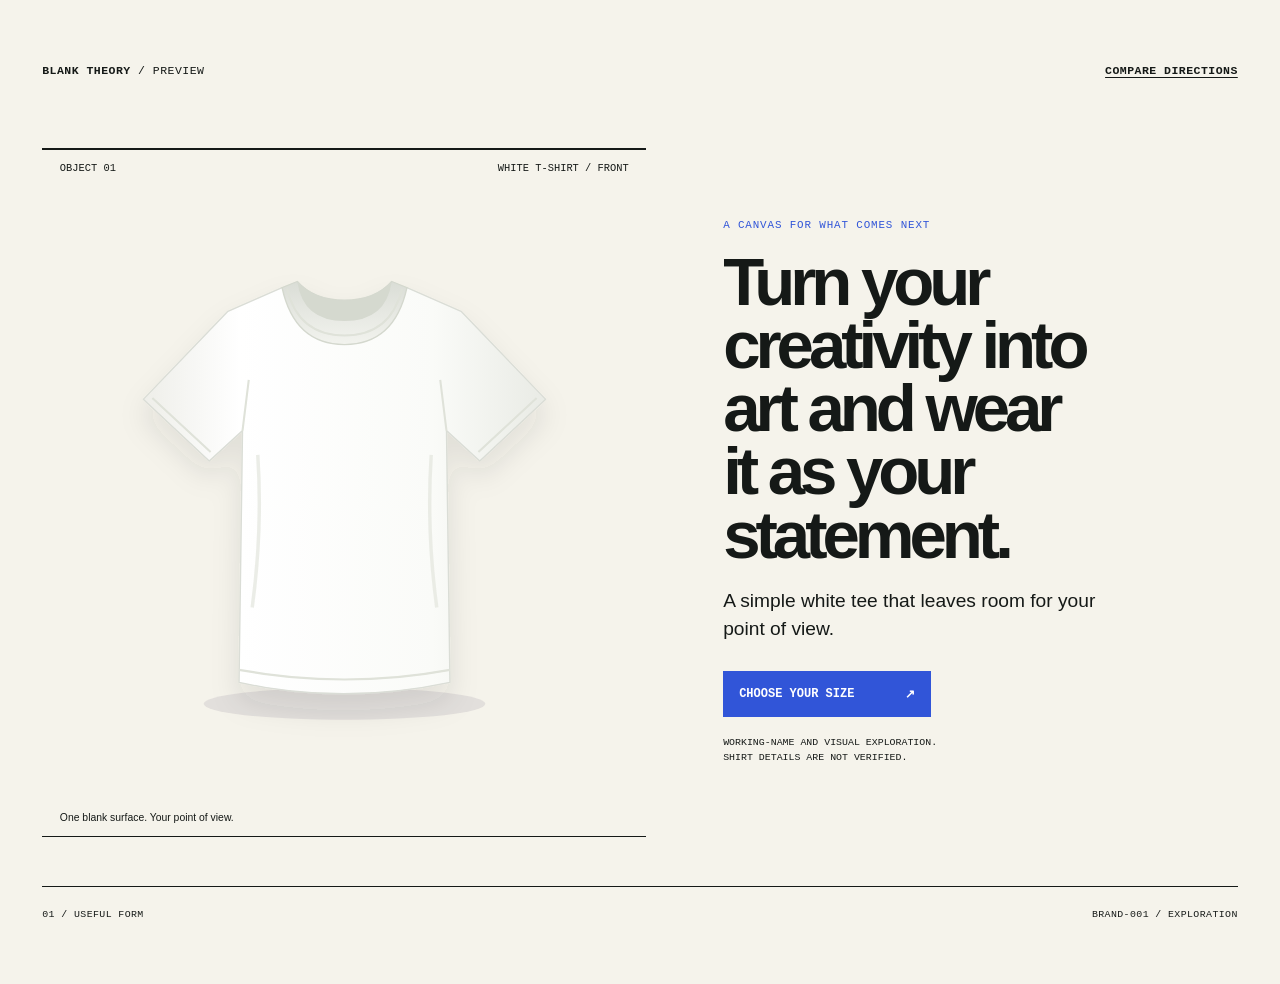
<file: public/explorations/modernist.html>
<!doctype html>
<html lang="en">
  <head>
    <meta charset="utf-8" />
    <meta name="viewport" content="width=device-width, initial-scale=1" />
    <meta
      name="description"
      content="Modernist-leaning hero exploration using the same white T-shirt and copy as its paired direction."
    />
    <title>Modernist-leaning hero — Blank Theory (working name)</title>
    <link rel="stylesheet" href="explorations.css" />
  </head>
  <body class="exploration-page">
    <main class="hero hero-modernist">
      <header class="hero-header">
        <a class="hero-wordmark" href="index.html"
          >BLANK THEORY <span>/ PREVIEW</span></a
        >
        <a class="hero-back" href="index.html">Compare directions</a>
      </header>
      <section class="hero-layout" aria-labelledby="modernist-title">
        <figure class="hero-product">
          <p class="hero-index">OBJECT 01 <span>WHITE T-SHIRT / FRONT</span></p>
          <img
            src="../assets/white-shirt.svg"
            alt="Plain white T-shirt shown by itself; a neutral starter illustration, not product-specific photography."
            width="800"
            height="880"
          />
          <figcaption>One blank surface. Your point of view.</figcaption>
        </figure>
        <div class="hero-copy">
          <p class="hero-eyebrow">A canvas for what comes next</p>
          <h1 id="modernist-title">
            Turn your creativity into art and wear it as your statement.
          </h1>
          <p class="hero-support">
            A simple white tee that leaves room for your point of view.
          </p>
          <a class="hero-action" href="../index.html#product-form"
            >Choose your size <span aria-hidden="true">↗</span></a
          >
          <p class="hero-disclaimer">
            Working-name and visual exploration. Shirt details are not verified.
          </p>
        </div>
      </section>
      <footer class="hero-footer">
        <span>01 / USEFUL FORM</span>
        <span>BRAND-001 / EXPLORATION</span>
      </footer>
    </main>
  </body>
</html>
</file>
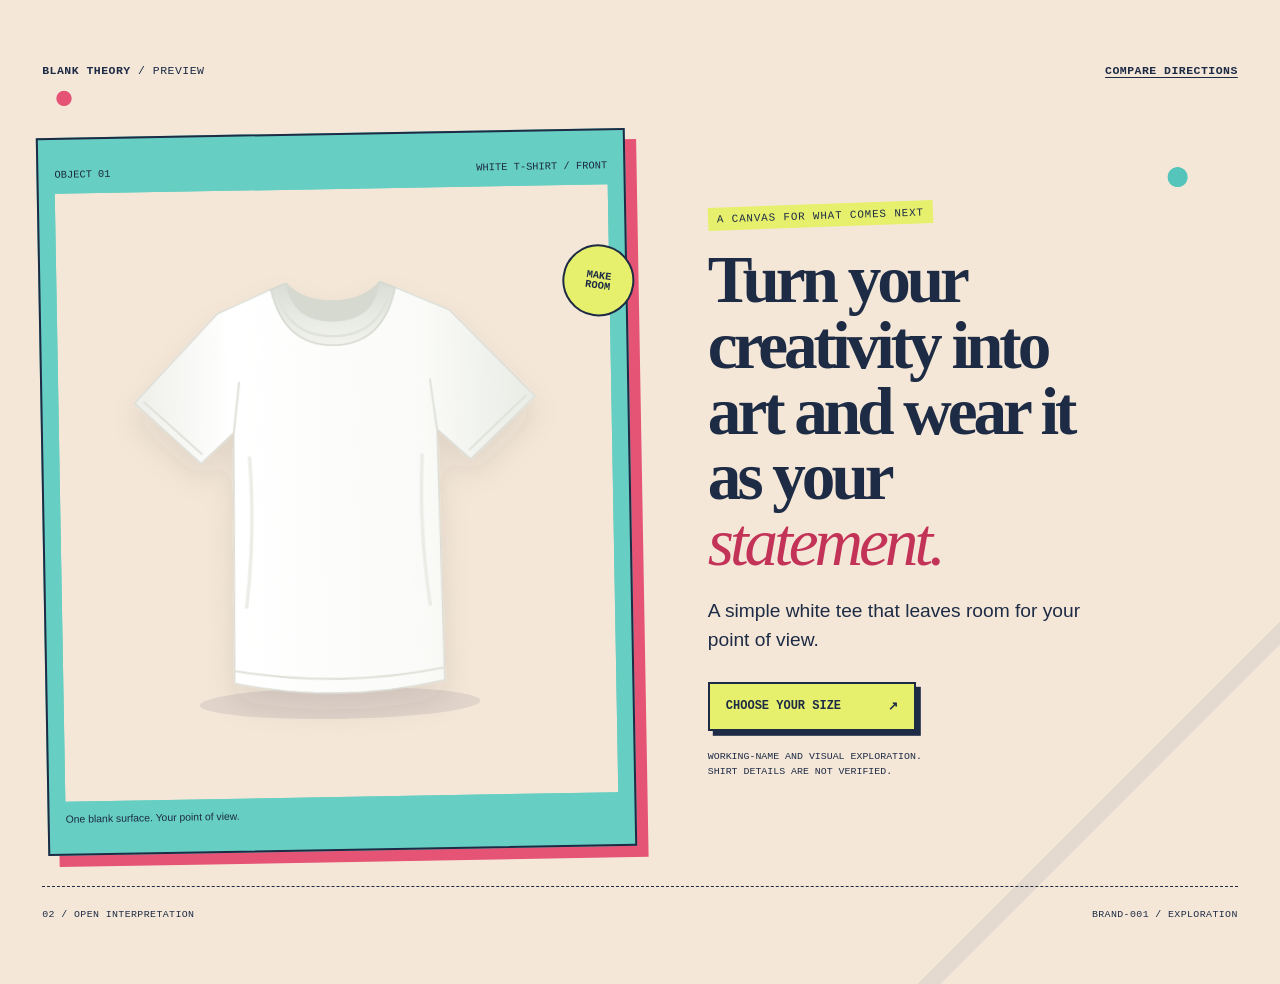
<file: public/explorations/postmodernist.html>
<!doctype html>
<html lang="en">
  <head>
    <meta charset="utf-8" />
    <meta name="viewport" content="width=device-width, initial-scale=1" />
    <meta
      name="description"
      content="Postmodernist-leaning hero exploration using the same white T-shirt and copy as its paired direction."
    />
    <title>Postmodernist-leaning hero — Blank Theory (working name)</title>
    <link rel="stylesheet" href="explorations.css" />
  </head>
  <body class="exploration-page">
    <main class="hero hero-postmodernist">
      <header class="hero-header">
        <a class="hero-wordmark" href="index.html"
          >BLANK THEORY <span>/ PREVIEW</span></a
        >
        <a class="hero-back" href="index.html">Compare directions</a>
      </header>
      <section class="hero-layout" aria-labelledby="postmodernist-title">
        <figure class="hero-product">
          <p class="hero-index">OBJECT 01 <span>WHITE T-SHIRT / FRONT</span></p>
          <img
            src="../assets/white-shirt.svg"
            alt="Plain white T-shirt shown by itself; a neutral starter illustration, not product-specific photography."
            width="800"
            height="880"
          />
          <span class="product-sticker" aria-hidden="true">MAKE<br />ROOM</span>
          <figcaption>One blank surface. Your point of view.</figcaption>
        </figure>
        <div class="hero-copy">
          <p class="hero-eyebrow">A canvas for what comes next</p>
          <h1 id="postmodernist-title">
            Turn your creativity into art and wear it as your
            <em>statement.</em>
          </h1>
          <p class="hero-support">
            A simple white tee that leaves room for your point of view.
          </p>
          <a class="hero-action" href="../index.html#product-form"
            >Choose your size <span aria-hidden="true">↗</span></a
          >
          <p class="hero-disclaimer">
            Working-name and visual exploration. Shirt details are not verified.
          </p>
        </div>
      </section>
      <footer class="hero-footer">
        <span>02 / OPEN INTERPRETATION</span>
        <span>BRAND-001 / EXPLORATION</span>
      </footer>
    </main>
  </body>
</html>
</file>
<file: public/styles.css>
/* Provisional tokens for the selected direction; the storefront and guide share them. */
:root {
  --color-paper: #f7f4ef;
  --color-ink: #201b36;
  --color-muted: #5f5a69;
  --color-line: #d8d1dc;
  --color-accent: #f3cb62;
  --color-soft: #eee8f3;
  --color-white: #fff;
  --color-danger: #992e28;
  --color-accent-deep: #8e3f53;
  --color-panel-coral: #ef715c;
  --color-panel-yellow: #f3cb62;
  --color-panel-blue: #9abec5;
  --font-body:
    system-ui, -apple-system, blinkmacsystemfont, "Segoe UI", sans-serif;
  --font-display:
    system-ui, -apple-system, blinkmacsystemfont, "Segoe UI", sans-serif;
  --font-accent: georgia, "Times New Roman", serif;
  --font-mono: ui-monospace, sfmono-regular, consolas, monospace;
  --space-1: 0.5rem;
  --space-2: 1rem;
  --space-3: 1.5rem;
  --space-4: 2rem;
  --space-5: 3rem;
  --space-6: 4rem;
  --page-width: 1440px;
}

* {
  box-sizing: border-box;
}

html {
  scroll-behavior: smooth;
  scroll-padding-top: 1.5rem;
}

body {
  margin: 0;
  background: var(--color-paper);
  color: var(--color-ink);
  font-family: var(--font-body);
  line-height: 1.6;
  -webkit-font-smoothing: antialiased;
}

img,
svg {
  display: block;
  max-width: 100%;
}

button,
a,
input {
  -webkit-tap-highlight-color: transparent;
}

a {
  color: inherit;
  text-underline-offset: 0.2em;
  text-decoration-thickness: 1px;
}

a:hover {
  text-decoration-thickness: 2px;
}

button,
input {
  font: inherit;
}

button {
  cursor: pointer;
}

button:disabled {
  cursor: default;
}

:focus-visible {
  outline: 3px solid var(--color-ink);
  outline-offset: 5px;
}

[hidden] {
  display: none !important;
}

::selection {
  background: var(--color-accent);
  color: var(--color-ink);
}

h1,
h2,
h3,
p {
  margin: 0;
}

h1,
h2,
h3 {
  font-family: var(--font-display);
  font-weight: 550;
}

h1 {
  font-size: clamp(3.4rem, 6.25vw, 6.6rem);
  line-height: 0.99;
  letter-spacing: -0.075em;
}

h2 {
  font-size: clamp(2rem, 3.6vw, 3.75rem);
  line-height: 1.08;
  letter-spacing: -0.055em;
}

h3 {
  font-size: 1.3rem;
  line-height: 1.3;
  letter-spacing: -0.03em;
}

p + p {
  margin-top: var(--space-2);
}

.wrap {
  width: min(calc(100% - 6rem), var(--page-width));
  margin-inline: auto;
}

.muted {
  color: var(--color-muted);
}

.eyebrow,
.micro-label,
.visual-label,
.image-caption,
.section-number,
.type-label,
.token-name {
  font-family: var(--font-mono);
  font-size: 0.68rem;
  font-weight: 500;
  line-height: 1.5;
  letter-spacing: 0.06em;
  text-transform: uppercase;
}

.eyebrow {
  display: flex;
  align-items: center;
  gap: 0.55rem;
}

.status-dot {
  width: 7px;
  height: 7px;
  display: inline-block;
  background: var(--color-panel-coral);
  border-radius: 50%;
}

.skip-link {
  position: fixed;
  top: 8px;
  left: 8px;
  z-index: 10;
  transform: translateY(-180%);
  padding: 0.75rem 1rem;
  background: var(--color-ink);
  color: var(--color-white);
}

.skip-link:focus {
  transform: translateY(0);
}

.starter-notice {
  display: flex;
  justify-content: space-between;
  align-items: center;
  gap: 1.5rem;
  padding: 0.8rem 3rem;
  background: var(--color-accent);
  font-size: 0.73rem;
  line-height: 1.5;
}

.starter-notice a {
  flex-shrink: 0;
  font-weight: 650;
}

.site-header {
  min-height: 106px;
  display: flex;
  align-items: center;
  gap: 3rem;
  border-bottom: 1px solid var(--color-line);
}

.brand-link {
  display: inline-block;
  flex-shrink: 0;
}

.wordmark {
  width: 150px;
  height: auto;
}

.main-nav {
  display: flex;
  justify-content: center;
  align-items: center;
  gap: 2rem;
  margin-inline: auto;
}

.nav-link,
.bag-link {
  text-decoration: none;
  font-size: 0.8rem;
}

.nav-link {
  padding-block: 0.5rem;
  border-bottom: 1px solid transparent;
}

.nav-link:hover,
.nav-link[aria-current="page"] {
  border-color: currentcolor;
}

.bag-link {
  display: flex;
  align-items: center;
  gap: 0.65rem;
  min-height: 2.5rem;
  border: 1px solid var(--color-ink);
  padding: 0.35rem 0.6rem 0.35rem 0.75rem;
  white-space: nowrap;
}

.bag-count {
  display: grid;
  place-items: center;
  min-width: 1.7rem;
  height: 1.7rem;
  border: 1px solid var(--color-ink);
  border-radius: 50%;
  font-size: 0.7rem;
}

.product-section {
  display: grid;
  grid-template-columns: 1.13fr 1fr;
  gap: clamp(3rem, 7vw, 8rem);
  padding-block: var(--space-5) 5rem;
  align-items: start;
}

.product-visual {
  position: relative;
  isolation: isolate;
  background: var(--color-soft);
}

.visual-panels {
  position: absolute;
  z-index: 0;
  inset: 0;
  overflow: hidden;
  pointer-events: none;
}

.visual-panels .panel {
  position: absolute;
  display: block;
}

.panel-coral {
  inset: 48% auto 16% 7%;
  width: 30%;
  background: var(--color-panel-coral);
  transform: rotate(-7deg);
}

.panel-yellow {
  inset: 16% 8% auto auto;
  width: 34%;
  height: 25%;
  background: var(--color-panel-yellow);
  transform: rotate(6deg);
}

.panel-blue {
  inset: auto 12% 21% auto;
  width: 16%;
  height: 19%;
  background: var(--color-panel-blue);
  transform: rotate(8deg);
}

.visual-label {
  position: absolute;
  z-index: 2;
  inset: 1.3rem 1.4rem auto;
  display: flex;
  justify-content: space-between;
  gap: 1rem;
  font-size: 0.6rem;
}

.shirt-image {
  position: relative;
  z-index: 1;
  width: 100%;
  aspect-ratio: 21 / 16;
  object-fit: contain;
  background: #000;
}

.image-caption {
  display: flex;
  align-items: center;
  justify-content: space-between;
  gap: 1rem;
  padding: 1.2rem 1.4rem;
  border-top: 1px solid var(--color-line);
  font-size: 0.59rem;
}

.gallery-controls {
  display: flex;
  gap: 0.5rem;
  padding: 0.75rem 1.4rem;
  background: var(--color-paper);
}

.gallery-view-button {
  border: 1px solid var(--color-ink);
  background: transparent;
  color: var(--color-ink);
  padding: 0.5rem 0.8rem;
  font-size: 0.75rem;
}

.gallery-view-button[aria-pressed="true"] {
  background: var(--color-ink);
  color: var(--color-paper);
}

.image-caption > :last-child {
  font-family: var(--font-body);
  font-size: 1.5rem;
  line-height: 1;
}

.product-information {
  max-width: 530px;
  padding-block: 1rem;
}

.product-information h1 {
  max-width: 13ch;
  margin-top: 1.6rem;
  font-size: clamp(2.8rem, 4.5vw, 4.9rem);
  line-height: 1.02;
}

.product-intro {
  font-size: 1.2rem;
  line-height: 1.5;
  margin-top: 1.8rem;
  letter-spacing: -0.025em;
}

.product-description {
  margin-top: 0.6rem;
  font-size: 0.88rem;
  max-width: 430px;
}

.brand-action {
  display: inline-flex;
  align-items: center;
  gap: 1rem;
  margin-top: 1.35rem;
  padding: 0.25rem 0 0.35rem;
  border-bottom: 2px solid var(--color-ink);
  font-size: 0.82rem;
  font-weight: 650;
  text-decoration: none;
}

.brand-action:hover {
  border-color: var(--color-accent-deep);
  color: var(--color-accent-deep);
}

.price-row {
  display: flex;
  align-items: center;
  justify-content: space-between;
  gap: 1rem;
  margin-block: 2rem 1.5rem;
  padding-bottom: 1.2rem;
  border-bottom: 1px solid var(--color-line);
}

.price {
  font-size: 1.65rem;
  letter-spacing: -0.04em;
  font-weight: 600;
}

.price span {
  font-family: var(--font-mono);
  font-size: 0.65rem;
  font-weight: 400;
  letter-spacing: 0;
  margin-left: 0.25rem;
}

.price-row .micro-label {
  color: var(--color-muted);
  font-size: 0.6rem;
}

fieldset {
  padding: 0;
  margin: 0;
  border: 0;
  min-width: 0;
}

legend {
  padding: 0;
  font-size: 0.84rem;
  font-weight: 650;
}

.field-help {
  margin-top: 0.3rem;
  color: var(--color-muted);
  font-size: 0.74rem;
}

.size-options {
  display: grid;
  grid-template-columns: repeat(4, 1fr);
  gap: 0.6rem;
  margin-top: 1rem;
}

.size-option {
  position: relative;
  cursor: pointer;
}

.size-option input {
  position: absolute;
  opacity: 0;
  width: 100%;
  height: 100%;
  margin: 0;
  cursor: pointer;
}

.size-option span {
  display: grid;
  place-items: center;
  min-height: 3.2rem;
  border: 1px solid var(--color-line);
  background: var(--color-paper);
  font-size: 0.83rem;
  transition:
    background 150ms ease,
    border-color 150ms ease;
}

.size-option input:checked + span {
  background: var(--color-ink);
  border-color: var(--color-ink);
  color: var(--color-paper);
}

.size-option input:hover + span {
  border-color: var(--color-ink);
}

.size-option input:focus-visible + span {
  outline: 3px solid var(--color-ink);
  outline-offset: 4px;
}

.size-option input:focus-visible {
  outline: none;
}

.field-error {
  color: var(--color-danger);
  font-size: 0.8rem;
  margin-top: 0.9rem;
  font-weight: 550;
}

.button {
  display: inline-flex;
  align-items: center;
  justify-content: space-between;
  gap: 2rem;
  min-height: 3.4rem;
  border: 1px solid var(--color-ink);
  padding: 0.9rem 1.25rem;
  font-size: 0.82rem;
  font-weight: 550;
  line-height: 1.4;
  text-decoration: none;
  transition:
    background 150ms ease,
    color 150ms ease;
}

.button > span[aria-hidden] {
  font-size: 1.25rem;
  line-height: 1;
}

.button-primary {
  background: var(--color-ink);
  color: var(--color-paper);
}

.button-primary:hover {
  background: var(--color-accent);
  color: var(--color-ink);
}

.button-secondary {
  background: transparent;
  color: var(--color-ink);
}

.button-secondary:hover {
  background: var(--color-soft);
}

.add-button {
  width: 100%;
  margin-top: 1.4rem;
}

.demo-disclaimer {
  font-size: 0.68rem;
  line-height: 1.65;
  color: var(--color-muted);
  margin-top: 0.9rem;
  max-width: 420px;
}

.product-facts {
  margin-bottom: 0;
  margin-top: 1.8rem;
}

.product-facts div {
  display: flex;
  justify-content: space-between;
  gap: 1rem;
  padding-block: 0.62rem;
  border-top: 1px solid var(--color-line);
  font-size: 0.71rem;
}

.product-facts dt {
  color: var(--color-muted);
}

.product-facts dd {
  margin: 0;
  font-weight: 500;
  text-align: right;
}

.bag-section {
  display: grid;
  grid-template-columns: 1fr 1fr;
  gap: 3rem;
  border-top: 1px solid var(--color-line);
  padding-block: 3rem;
}

.bag-section h2 {
  margin-top: 0.6rem;
  font-size: clamp(2rem, 3vw, 3rem);
}

.bag-details {
  padding-top: 0.2rem;
  font-size: 0.85rem;
}

.bag-message {
  max-width: 500px;
}

.bag-toast {
  position: fixed;
  inset-inline-end: 1rem;
  inset-block-end: 1rem;
  z-index: 20;
  display: grid;
  grid-template-columns: minmax(0, 1fr) auto auto;
  align-items: center;
  gap: 1rem;
  width: min(34rem, calc(100vw - 2rem));
  border: 1px solid #fff;
  background: #000;
  box-shadow: 0 0.5rem 1.5rem rgb(32 27 54 / 22%);
  color: #fff;
  padding: 1rem 1.25rem;
  font-size: 0.9rem;
}

.bag-total {
  font-weight: 700;
}

.bag-toast-link {
  color: inherit;
  white-space: nowrap;
}

.bag-toast-dismiss {
  border: 0;
  background: transparent;
  color: inherit;
  font-size: 1.25rem;
  line-height: 1;
}

.bag-items {
  list-style: none;
  margin: 1rem 0;
  padding: 0;
}

.bag-items:empty {
  margin: 0;
}

.bag-items li {
  padding-block: 0.55rem;
  border-bottom: 1px solid var(--color-line);
  font-size: 0.78rem;
}

.text-button {
  padding: 0.5rem 0;
  border: 0;
  background: transparent;
  color: var(--color-ink);
  font-size: 0.8rem;
  text-decoration: underline;
  text-underline-offset: 0.25rem;
}

.text-button:disabled {
  opacity: 0.5;
}

.bag-details .field-help {
  margin-top: 0.4rem;
  font-size: 0.69rem;
}

.starter-next {
  display: grid;
  grid-template-columns: 1fr 1fr;
  gap: 1.5rem 3rem;
  background: var(--color-accent);
  padding: 2.7rem 3rem 3rem;
  margin-block: 1rem 4rem;
}

.starter-next > .eyebrow {
  grid-column: 1 / -1;
}

.starter-next > div {
  max-width: 470px;
  font-size: 0.86rem;
}

.starter-next .button {
  margin-top: 1.6rem;
}

.site-footer {
  display: flex;
  align-items: center;
  justify-content: space-between;
  gap: 2rem;
  border-top: 1px solid var(--color-line);
  padding-block: 1.6rem;
  font-size: 0.67rem;
  color: var(--color-muted);
}

.footer-tagline {
  margin: 0;
}

.footer-separator {
  margin-inline: 0.6rem;
  color: var(--color-ink);
}

.site-footer a {
  color: var(--color-ink);
}

/* Shared editorial pages */
.page-hero {
  padding-block: 4.5rem 3.8rem;
  display: grid;
  grid-template-columns: 1.25fr 0.75fr;
  align-items: end;
  gap: 1.3rem 4rem;
}

.page-hero > .eyebrow {
  grid-column: 1 / -1;
}

.page-hero h1 {
  font-size: clamp(3.5rem, 6.8vw, 7.3rem);
}

.page-hero .hero-summary {
  max-width: 400px;
  font-size: 0.95rem;
  color: var(--color-muted);
  padding-bottom: 0.25rem;
}

.hero-summary strong {
  font-weight: 550;
  color: var(--color-ink);
}

.page-subnav {
  display: flex;
  flex-wrap: wrap;
  gap: 0.6rem 1.8rem;
  padding-block: 1rem;
  border-top: 1px solid var(--color-line);
  border-bottom: 1px solid var(--color-line);
  font-size: 0.76rem;
}

.section-link {
  text-decoration: none;
}

.section-link:hover {
  text-decoration: underline;
}

.guide-section {
  padding-block: 3rem;
  border-bottom: 1px solid var(--color-line);
  display: grid;
  grid-template-columns: 0.32fr 1fr;
  column-gap: 3rem;
}

.section-heading .section-number {
  color: var(--color-muted);
  display: block;
  margin-bottom: 0.8rem;
}

.section-heading h2 {
  font-size: clamp(1.7rem, 2.5vw, 2.65rem);
}

.section-heading p {
  font-size: 0.78rem;
  color: var(--color-muted);
  margin-top: 1rem;
  max-width: 210px;
}

.guide-content {
  min-width: 0;
}

.draft-label {
  display: inline-block;
  padding: 0.3rem 0.55rem;
  background: var(--color-accent);
  color: var(--color-ink);
  font-family: var(--font-mono);
  font-size: 0.6rem;
  line-height: 1.4;
  letter-spacing: 0.03em;
  text-transform: uppercase;
}

.decision-grid {
  display: grid;
  grid-template-columns: repeat(3, 1fr);
  gap: 1.5rem;
  margin-top: 1.6rem;
}

.decision-grid > div {
  border-top: 1px solid var(--color-line);
  padding-top: 0.8rem;
}

.decision-grid h3 {
  font-size: 0.85rem;
  font-weight: 650;
  letter-spacing: 0;
}

.decision-grid p {
  font-size: 0.8rem;
  color: var(--color-muted);
  margin-top: 0.5rem;
}

.decision-grid .undecided {
  font-size: 1.5rem;
  font-weight: 450;
  color: var(--color-ink);
  letter-spacing: -0.04em;
}

.logo-board {
  min-height: 230px;
  display: grid;
  place-items: center;
  padding: 3rem;
  background: var(--color-white);
  border: 1px solid var(--color-line);
}

.logo-board img {
  width: min(100%, 380px);
}

.logo-variants {
  display: grid;
  grid-template-columns: 1fr 1fr;
  border: 1px solid var(--color-line);
  border-top: 0;
}

.logo-variant {
  min-height: 140px;
  padding: 1.5rem;
  display: flex;
  flex-direction: column;
  justify-content: space-between;
  gap: 1.5rem;
}

.logo-variant + .logo-variant {
  border-left: 1px solid var(--color-line);
}

.logo-small {
  width: 110px;
  height: auto;
}

.logo-mono {
  width: 190px;
  filter: brightness(0);
}

.logo-variant p,
.guide-note {
  font-size: 0.73rem;
  color: var(--color-muted);
}

.guide-note {
  margin-top: 1rem;
  max-width: 680px;
}

.palette-grid {
  display: grid;
  grid-template-columns: repeat(4, 1fr);
  gap: 0.65rem;
}

.color-swatch {
  height: 120px;
  border: 1px solid var(--color-line);
  background: var(--swatch-color);
}

.palette-card h3 {
  font-size: 0.76rem;
  letter-spacing: 0;
  font-weight: 650;
  margin-top: 0.65rem;
}

.palette-card code {
  font-family: var(--font-mono);
  font-size: 0.65rem;
  color: var(--color-muted);
  display: block;
  margin-top: 0.15rem;
}

.palette-card p {
  font-size: 0.66rem;
  color: var(--color-muted);
  margin-top: 0.4rem;
  line-height: 1.5;
}

.type-specimen {
  border-top: 1px solid var(--color-line);
  padding-block: 1.3rem;
}

.type-specimen:first-child {
  border-top: 0;
  padding-top: 0;
}

.type-label {
  display: block;
  margin-bottom: 1rem;
  color: var(--color-muted);
  font-size: 0.6rem;
}

.type-display {
  font-family: var(--font-display);
  font-size: clamp(2.5rem, 4.5vw, 5rem);
  font-weight: 550;
  letter-spacing: -0.075em;
  line-height: 1;
  max-width: 700px;
}

.type-display em,
.type-accent {
  color: var(--color-accent-deep);
  font-family: var(--font-accent);
  font-weight: 400;
}

.type-accent {
  font-size: clamp(2rem, 3.5vw, 3.5rem);
  letter-spacing: -0.05em;
}

.product-information h1 em {
  color: var(--color-accent-deep);
  font-family: var(--font-accent);
  font-weight: 400;
}

.type-body {
  font-family: var(--font-body);
  font-size: 1rem;
  max-width: 570px;
}

.type-mono {
  font-family: var(--font-mono);
  text-transform: uppercase;
  font-size: 0.7rem;
  letter-spacing: 0.06em;
}

.spacing-grid {
  display: flex;
  flex-wrap: wrap;
  align-items: start;
  gap: 2rem;
}

.spacing-token {
  min-width: 52px;
}

.spacing-bar {
  width: var(--token-size);
  height: 40px;
  background: var(--color-ink);
  margin-bottom: 0.9rem;
}

.token-name {
  display: block;
  font-size: 0.6rem;
}

.spacing-token code {
  font-family: var(--font-mono);
  color: var(--color-muted);
  font-size: 0.65rem;
}

.button-samples {
  display: flex;
  flex-wrap: wrap;
  gap: 1rem;
}

.button-samples .button {
  min-width: 185px;
}

.voice-grid {
  display: grid;
  grid-template-columns: 1fr 1fr;
  gap: 2rem;
}

.voice-grid h3 {
  font-size: 0.95rem;
  font-weight: 600;
  margin-bottom: 0.65rem;
}

.voice-grid p {
  font-size: 0.84rem;
  color: var(--color-muted);
}

.voice-example {
  font-size: 1.7rem !important;
  color: var(--color-ink) !important;
  letter-spacing: -0.035em;
  line-height: 1.3;
}

.guide-footer-note {
  display: flex;
  gap: 2rem;
  align-items: center;
  justify-content: space-between;
  background: var(--color-soft);
  padding: 1.5rem 2rem;
  margin-block: 2rem 4rem;
}

.guide-footer-note p {
  font-size: 0.83rem;
  max-width: 680px;
}

.guide-footer-note a {
  font-size: 0.8rem;
  white-space: nowrap;
}

@media (width >= 1600px) {
  .product-section {
    gap: 8rem;
  }
}

@media (width <= 1100px) {
  .wrap {
    width: calc(100% - 4rem);
  }

  .starter-notice {
    padding-inline: 2rem;
  }

  .site-header {
    gap: 1.7rem;
  }

  .main-nav {
    gap: 1.25rem;
  }

  .product-section {
    gap: 3rem;
    align-items: start;
  }

  .product-information h1 {
    font-size: clamp(2.8rem, 5.8vw, 4.5rem);
  }

  .product-information {
    padding-top: 0.5rem;
  }

  .product-intro {
    margin-top: 1.4rem;
  }

  .price-row {
    margin-top: 1.5rem;
  }

  .page-hero {
    column-gap: 2rem;
  }

  .guide-section {
    grid-template-columns: 0.35fr 1fr;
    gap: 2rem;
  }

  .palette-grid {
    grid-template-columns: repeat(3, 1fr);
    row-gap: 1.6rem;
  }
}

@media (width <= 760px) {
  .wrap {
    width: calc(100% - 2.5rem);
  }

  .starter-notice {
    padding: 0.75rem 1.25rem;
    font-size: 0.67rem;
    gap: 1rem;
  }

  .starter-notice > span {
    max-width: 480px;
  }

  .starter-notice a {
    font-size: 0.65rem;
  }

  .site-header {
    min-height: 108px;
    display: grid;
    grid-template-columns: 1fr auto;
    gap: 0.5rem 1rem;
    padding-block: 1.2rem 1rem;
  }

  .wordmark {
    width: 130px;
  }

  .main-nav {
    grid-row: 2;
    grid-column: 1 / -1;
    margin: 0;
    justify-content: flex-start;
    gap: 1.5rem;
  }

  .nav-link,
  .bag-link {
    font-size: 0.73rem;
  }

  .bag-link {
    grid-column: 2;
    grid-row: 1;
  }

  .bag-count {
    min-width: 1.5rem;
    height: 1.5rem;
  }

  .product-section {
    grid-template-columns: 1fr;
    gap: 2rem;
    padding-block: 1.5rem 3rem;
  }

  .product-visual {
    max-width: 600px;
    width: 100%;
    margin-inline: auto;
  }

  .shirt-image {
    max-height: 530px;
  }

  .product-information {
    max-width: none;
    padding: 0;
  }

  .product-information h1 {
    font-size: clamp(2.8rem, 10vw, 4.5rem);
    margin-top: 1rem;
  }

  .product-intro {
    font-size: 1.1rem;
    margin-top: 1.4rem;
  }

  .product-description {
    max-width: 580px;
  }

  .product-facts {
    margin-top: 1.5rem;
  }

  .bag-section {
    grid-template-columns: 1fr;
    gap: 1.3rem;
    padding-block: 2rem;
  }

  .bag-section h2 {
    margin-top: 0.6rem;
  }

  .starter-next {
    grid-template-columns: 1fr;
    padding: 1.8rem;
    gap: 1.3rem;
    margin-block: 1rem 3rem;
  }

  .starter-next > div {
    max-width: none;
  }

  .site-footer {
    flex-wrap: wrap;
    gap: 0.7rem 2rem;
    padding-block: 1.5rem;
  }

  .footer-tagline {
    display: none;
  }

  .page-hero {
    padding-block: 2.5rem;
    grid-template-columns: 1fr;
    row-gap: 1.4rem;
  }

  .page-hero h1 {
    font-size: clamp(3.7rem, 11vw, 6rem);
  }

  .page-hero .hero-summary {
    max-width: 570px;
    font-size: 0.9rem;
  }

  .page-subnav {
    gap: 0.6rem 1.2rem;
    font-size: 0.72rem;
  }

  .guide-section {
    grid-template-columns: 1fr;
    gap: 1.8rem;
    padding-block: 2.3rem;
  }

  .section-heading {
    display: grid;
    grid-template-columns: 1fr 1fr;
    column-gap: 2rem;
  }

  .section-heading .section-number {
    grid-column: 1 / -1;
    margin-bottom: 0.5rem;
  }

  .section-heading p {
    max-width: none;
    margin: 0;
    font-size: 0.73rem;
  }

  .decision-grid {
    gap: 1rem;
  }

  .decision-grid .undecided {
    font-size: 1.3rem;
  }

  .decision-grid p {
    font-size: 0.73rem;
  }

  .palette-grid {
    grid-template-columns: repeat(5, 1fr);
  }

  .color-swatch {
    height: 85px;
  }

  .palette-card p {
    font-size: 0.62rem;
  }

  .palette-card code {
    font-size: 0.57rem;
  }

  .guide-footer-note {
    flex-direction: column;
    align-items: start;
    gap: 1rem;
    margin-block: 1.5rem 3rem;
    padding: 1.5rem;
  }
}

@media (width <= 420px) {
  .starter-notice {
    align-items: start;
    flex-direction: column;
    gap: 0.35rem;
  }

  .visual-label {
    inset: 1rem 1rem auto;
    font-size: 0.53rem;
  }

  .image-caption {
    font-size: 0.53rem;
    padding: 1rem;
  }

  .price-row .micro-label {
    font-size: 0.54rem;
  }

  .section-heading {
    grid-template-columns: 1fr;
    gap: 0.6rem;
  }

  .section-heading .section-number {
    margin: 0;
  }

  .decision-grid {
    grid-template-columns: 1fr;
    gap: 1.2rem;
  }

  .decision-grid > div {
    display: grid;
    grid-template-columns: 0.5fr 1fr;
    gap: 0.4rem 1rem;
  }

  .decision-grid p {
    margin-top: 0;
  }

  .decision-grid p:last-child {
    grid-column: 2;
  }

  .palette-grid {
    grid-template-columns: repeat(3, 1fr);
  }

  .color-swatch {
    height: 90px;
  }

  .logo-board {
    min-height: 190px;
    padding: 2rem;
  }

  .logo-variants {
    grid-template-columns: 1fr;
  }

  .logo-variant {
    min-height: 125px;
  }

  .logo-variant + .logo-variant {
    border-left: 0;
    border-top: 1px solid var(--color-line);
  }

  .voice-grid {
    grid-template-columns: 1fr;
    gap: 1.5rem;
  }
}

@media (prefers-reduced-motion: reduce) {
  html {
    scroll-behavior: auto;
  }

  *,
  *::before,
  *::after {
    transition: none !important;
    animation: none !important;
  }
}
</file>
<file: public/explorations/explorations.css>
.exploration-page {
  min-width: 20rem;
  min-height: 100vh;
  margin: 0;
  color: #17201d;
  font-family: Arial, Helvetica, sans-serif;
}

.exploration-page * {
  box-sizing: border-box;
}

.exploration-page a {
  color: inherit;
  text-underline-offset: 0.22em;
}

.comparison-page {
  background: #f3f2eb;
  padding: clamp(1rem, 3vw, 2.5rem);
}

.comparison-header,
.comparison-footer {
  max-width: 86rem;
  margin-inline: auto;
}

.comparison-header {
  padding-block: 0 1.5rem;
}

.comparison-kicker,
.comparison-note,
.preview-label a,
.hero-wordmark,
.hero-back,
.hero-index,
.hero-eyebrow,
.hero-action,
.hero-disclaimer,
.hero-footer {
  font-family: "Courier New", monospace;
  text-transform: uppercase;
}

.comparison-kicker {
  margin: 0 0 0.8rem;
  color: #5a625d;
  font-size: 0.75rem;
  letter-spacing: 0.08em;
}

.comparison-header h1 {
  max-width: 16ch;
  margin: 0;
  font-size: clamp(2rem, 4vw, 3.8rem);
  letter-spacing: -0.06em;
  line-height: 0.98;
}

.comparison-intro {
  max-width: 65ch;
  margin: 1rem 0 0;
}

.comparison-note {
  margin: 0.75rem 0 0;
  color: #5a625d;
  font-size: 0.67rem;
  line-height: 1.5;
}

.preview-grid {
  display: grid;
  grid-template-columns: repeat(2, minmax(0, 1fr));
  gap: 1.25rem;
  max-width: 86rem;
  margin-inline: auto;
}

.preview-card {
  min-width: 0;
  border: 1px solid #c8cbc2;
  background: #fff;
}

.preview-label {
  display: flex;
  align-items: baseline;
  justify-content: space-between;
  gap: 1rem;
  padding: 0.8rem 1rem;
  border-bottom: 1px solid #c8cbc2;
}

.preview-label h2 {
  margin: 0;
  font-size: 0.9rem;
  line-height: 1.3;
}

.preview-label a {
  flex: 0 0 auto;
  font-size: 0.62rem;
}

.exploration-page a:focus-visible {
  outline: 3px solid currentcolor;
  outline-offset: 4px;
}

.preview-card iframe {
  display: block;
  width: 100%;
  height: 74rem;
  border: 0;
}

.annotation {
  padding: 1.2rem;
  border-top: 1px solid #c8cbc2;
}

.annotation h3 {
  margin: 0 0 0.8rem;
  font-size: 1rem;
}

.annotation p,
.annotation li {
  font-size: 0.86rem;
  line-height: 1.55;
}

.annotation p + p {
  margin-top: 0.75rem;
}

.annotation ul {
  display: grid;
  gap: 0.45rem;
  padding-left: 1.2rem;
}

.comparison-footer {
  display: flex;
  justify-content: space-between;
  gap: 1rem;
  padding-block: 1.5rem;
  color: #4b534e;
  font-size: 0.75rem;
}

.hero {
  min-height: 100vh;
  padding: clamp(1rem, 3.3vw, 3rem);
}

.hero-header,
.hero-footer {
  display: flex;
  align-items: center;
  justify-content: space-between;
  gap: 1rem;
}

.hero-header {
  min-height: 3.5rem;
}

.hero-wordmark,
.hero-back {
  font-size: 0.72rem;
  font-weight: 700;
  letter-spacing: 0.04em;
}

.hero-wordmark {
  text-decoration: none;
}

.hero-wordmark span {
  font-weight: 400;
}

.hero-layout {
  display: grid;
  grid-template-columns: minmax(0, 1.05fr) minmax(18rem, 0.95fr);
  align-items: center;
  gap: clamp(2rem, 6vw, 6rem);
  width: min(100%, 83rem);
  min-height: calc(100vh - 7rem);
  margin-inline: auto;
}

.hero-product {
  position: relative;
  min-width: 0;
  margin: 0;
}

.hero-product img {
  display: block;
  width: 100%;
  height: auto;
}

.hero-index,
.hero-product figcaption {
  display: flex;
  justify-content: space-between;
  gap: 1rem;
  margin: 0;
  padding: 0.8rem 0;
  font-size: 0.65rem;
}

.hero-copy {
  max-width: 38rem;
}

.hero-eyebrow {
  margin: 0 0 1.2rem;
  font-size: 0.68rem;
  letter-spacing: 0.08em;
}

.hero-copy h1 {
  margin: 0;
  font-size: clamp(2.5rem, 5.25vw, 5.8rem);
  font-weight: 700;
  letter-spacing: -0.075em;
  line-height: 0.94;
}

.hero-support {
  max-width: 36ch;
  margin: 1.3rem 0 0;
  font-size: clamp(1rem, 1.5vw, 1.25rem);
  line-height: 1.5;
}

.hero-action {
  display: inline-flex;
  align-items: center;
  justify-content: space-between;
  gap: 2rem;
  min-width: 13rem;
  margin-top: 1.7rem;
  padding: 0.95rem 1rem;
  font-size: 0.75rem;
  font-weight: 700;
  text-decoration: none;
}

.hero-disclaimer {
  max-width: 40ch;
  margin: 1.2rem 0 0;
  font-size: 0.62rem;
  line-height: 1.5;
}

.hero-footer {
  min-height: 3.5rem;
  border-top: 1px solid currentcolor;
  font-size: 0.62rem;
  letter-spacing: 0.04em;
}

.hero-modernist {
  background: #f5f3eb;
  color: #151917;
}

.hero-modernist .hero-layout {
  grid-template-columns: minmax(0, 1.08fr) minmax(18rem, 0.92fr);
}

.hero-modernist .hero-product {
  padding: 0 1.1rem;
  border-top: 2px solid #151917;
  border-bottom: 1px solid #151917;
}

.hero-modernist .hero-product img {
  max-height: 68vh;
  object-fit: contain;
}

.hero-modernist .hero-copy h1 {
  max-width: 10ch;
}

.hero-modernist .hero-eyebrow {
  color: #3155d8;
}

.hero-modernist .hero-action {
  background: #3155d8;
  color: #fff;
}

.hero-postmodernist {
  overflow: hidden;
  background-color: #f4e7d8;
  background-image:
    radial-gradient(circle at 5% 10%, #e55375 0 0.45rem, transparent 0.5rem),
    radial-gradient(circle at 92% 18%, #55c5bb 0 0.6rem, transparent 0.65rem),
    linear-gradient(
      135deg,
      transparent 0 84%,
      rgb(33 59 100 / 8%) 84% 85%,
      transparent 85%
    );
  color: #1d2b45;
}

.hero-postmodernist .hero-layout {
  grid-template-columns: minmax(0, 1fr) minmax(18rem, 0.9fr);
}

.hero-postmodernist .hero-product {
  padding: 1rem;
  border: 2px solid #1d2b45;
  background: #66cec2;
  box-shadow: 0.7rem 0.7rem 0 #e55375;
  transform: rotate(-1deg);
}

.hero-postmodernist .hero-product img {
  background: #f4e7d8;
}

.hero-postmodernist .hero-index,
.hero-postmodernist .hero-product figcaption {
  position: relative;
  z-index: 1;
}

.hero-postmodernist .hero-copy {
  position: relative;
  z-index: 1;
}

.hero-postmodernist .hero-eyebrow {
  display: inline-block;
  padding: 0.35rem 0.55rem;
  background: #e7f06c;
  transform: rotate(-2deg);
}

.hero-postmodernist .hero-copy h1 {
  max-width: 11ch;
  font-family: Georgia, "Times New Roman", serif;
  font-weight: 700;
  letter-spacing: -0.06em;
  line-height: 0.98;
}

.hero-postmodernist .hero-copy h1 em {
  color: #c33257;
  font-weight: 400;
}

.hero-postmodernist .hero-action {
  border: 2px solid #1d2b45;
  background: #e7f06c;
  box-shadow: 0.3rem 0.3rem 0 #1d2b45;
}

.hero-postmodernist .hero-action:active {
  box-shadow: none;
  transform: translate(0.3rem, 0.3rem);
}

.hero-postmodernist .hero-footer {
  border-top-style: dashed;
}

.product-sticker {
  position: absolute;
  top: 16%;
  right: -0.6rem;
  display: grid;
  width: 4.5rem;
  aspect-ratio: 1;
  place-content: center;
  border: 2px solid #1d2b45;
  border-radius: 50%;
  background: #e7f06c;
  font-family: "Courier New", monospace;
  font-size: 0.65rem;
  font-weight: 700;
  line-height: 1;
  text-align: center;
  transform: rotate(9deg);
}

@media (width <= 760px) {
  .preview-grid {
    grid-template-columns: 1fr;
  }

  .preview-card iframe {
    height: 78rem;
  }

  .comparison-footer {
    flex-direction: column;
  }

  .hero {
    padding: 1rem;
  }

  .hero-header {
    align-items: flex-start;
  }

  .hero-layout,
  .hero-modernist .hero-layout,
  .hero-postmodernist .hero-layout {
    grid-template-columns: 1fr;
    gap: 1.6rem;
    min-height: auto;
    padding-block: 1rem 2rem;
  }

  .hero-product {
    max-width: 37rem;
    margin-inline: auto;
  }

  .hero-modernist .hero-product img {
    max-height: none;
  }

  .hero-copy {
    max-width: 42rem;
    margin-inline: auto;
  }

  .hero-copy h1 {
    max-width: 13ch;
    font-size: clamp(2.4rem, 12vw, 4.2rem);
  }
}

@media (width <= 440px) {
  .preview-label {
    align-items: flex-start;
    flex-direction: column;
    gap: 0.35rem;
  }

  .hero-modernist .hero-action:focus-visible {
    outline-color: #151917;
  }

  .hero-wordmark,
  .hero-back {
    font-size: 0.6rem;
  }

  .hero-index,
  .hero-product figcaption,
  .hero-footer {
    font-size: 0.55rem;
  }
}
</file>
<file: public/studio.css>
/* Assignment overview: the README remains the setup authority. */
.studio-hero {
  padding-bottom: 3rem;
}

.studio-hero h1 {
  font-size: clamp(4rem, 8.4vw, 9rem);
}

.studio-hero .hero-summary {
  padding-bottom: 0.4rem;
}

.studio-hero .button {
  margin-top: 1.8rem;
}

.studio-ribbon {
  display: grid;
  grid-template-columns: 1fr auto;
  align-items: center;
  gap: 1.5rem;
  background: var(--color-accent);
  padding: 1.6rem 2rem;
}

.cycle {
  font-size: clamp(1.15rem, 2vw, 1.8rem);
  font-weight: 550;
  letter-spacing: -0.04em;
  line-height: 1.5;
}

.cycle span {
  font-weight: 350;
  margin-inline: 0.3rem;
}

.studio-ribbon .micro-label {
  max-width: 205px;
  text-align: right;
  font-size: 0.6rem;
}

.studio-intro {
  display: grid;
  grid-template-columns: 1fr 1fr;
  gap: 4rem;
  padding-block: 4rem;
  border-bottom: 1px solid var(--color-line);
}

.studio-intro h2 {
  margin-top: 0.9rem;
}

.studio-intro p {
  font-size: 0.9rem;
  color: var(--color-muted);
  max-width: 540px;
}

.studio-intro .lead {
  font-size: 1.15rem;
  color: var(--color-ink);
  line-height: 1.55;
  letter-spacing: -0.025em;
}

.path-section {
  padding-block: 4rem;
}

.path-intro {
  display: flex;
  justify-content: space-between;
  gap: 2rem;
  align-items: end;
  margin-bottom: 2rem;
}

.path-intro h2 {
  margin-top: 0.8rem;
}

.path-intro > p {
  font-size: 0.85rem;
  color: var(--color-muted);
  max-width: 340px;
}

.studio-path {
  margin: 0;
  padding: 0;
  list-style: none;
  display: grid;
  grid-template-columns: repeat(3, 1fr);
  border-top: 1px solid var(--color-line);
  border-left: 1px solid var(--color-line);
}

.studio-path > li {
  min-height: 280px;
  border-right: 1px solid var(--color-line);
  border-bottom: 1px solid var(--color-line);
  padding: 1.7rem;
  display: flex;
  flex-direction: column;
}

.stage-number {
  font-family: var(--font-mono);
  font-size: 0.7rem;
  color: var(--color-muted);
  margin-bottom: 2rem;
}

.studio-path h3 {
  font-size: 1.5rem;
  margin-bottom: 0.75rem;
}

.studio-path p {
  font-size: 0.8rem;
  color: var(--color-muted);
}

.studio-path .stage-output {
  font-size: 0.64rem;
  text-transform: uppercase;
  font-family: var(--font-mono);
  letter-spacing: 0.025em;
  margin-top: auto;
  padding-top: 1.5rem;
  color: var(--color-ink);
}

.comparison-section {
  display: grid;
  grid-template-columns: 0.6fr 1fr;
  gap: 4rem;
  padding-block: 3rem 4rem;
  border-top: 1px solid var(--color-line);
}

.comparison-section h2 {
  font-size: clamp(2rem, 3vw, 3rem);
  margin-top: 0.75rem;
}

.comparison-description {
  color: var(--color-muted);
  font-size: 0.82rem;
  margin-top: 1rem;
  max-width: 350px;
}

.comparison-grid {
  display: grid;
  grid-template-columns: 1fr 1fr;
  gap: 1rem;
}

.direction-card {
  border: 1px solid var(--color-line);
  padding: 1rem;
}

.direction-sketch {
  height: 160px;
  margin-bottom: 1.2rem;
  background: var(--color-white);
  overflow: hidden;
  position: relative;
}

.modern-sketch {
  display: grid;
  grid-template-columns: repeat(3, 1fr);
  gap: 0.5rem;
  padding: 1.2rem;
}

.modern-sketch::before {
  content: "Aa";
  font-size: 3.8rem;
  font-weight: 650;
  line-height: 1;
  letter-spacing: -0.08em;
  grid-column: 1 / -1;
}

.modern-sketch i {
  display: block;
  background: var(--color-ink);
  height: 0.4rem;
}

.postmodern-sketch::before {
  content: "Aa";
  position: absolute;
  font-family: Georgia, serif;
  font-style: italic;
  font-size: 5rem;
  transform: rotate(-14deg);
  inset: 0 0 auto 1rem;
  z-index: 1;
}

.postmodern-sketch::after {
  content: "TYPE";
  position: absolute;
  right: -3px;
  bottom: 16px;
  font-weight: 800;
  font-size: 2.5rem;
  letter-spacing: -0.075em;
  transform: rotate(9deg);
  text-decoration: underline;
  text-decoration-color: var(--color-accent);
  text-decoration-thickness: 16px;
  text-underline-offset: -8px;
}

.postmodern-sketch i {
  position: absolute;
  display: block;
  width: 100px;
  height: 100px;
  right: 15px;
  top: 10px;
  background: var(--color-accent);
  border-radius: 50%;
}

.modern-sketch i:last-child {
  background: var(--color-accent);
}

.direction-card h3 {
  font-size: 1rem;
  margin-bottom: 0.5rem;
}

.direction-card p {
  font-size: 0.75rem;
  color: var(--color-muted);
}

.comparison-caption {
  grid-column: 1 / -1;
  color: var(--color-muted);
  font-size: 0.68rem;
}

.example-section {
  padding: 2.5rem 3rem;
  background: var(--color-soft);
  display: grid;
  grid-template-columns: 0.6fr 1fr;
  gap: 3rem;
  margin-bottom: 4rem;
}

.example-section h2 {
  font-size: 2.3rem;
  margin-top: 0.8rem;
}

.example-chain {
  display: grid;
  grid-template-columns: 1fr;
  gap: 1.2rem;
}

.example-step {
  display: grid;
  grid-template-columns: 100px 1fr;
  gap: 1rem;
  padding-bottom: 1rem;
  border-bottom: 1px solid var(--color-line);
}

.example-step:last-child {
  padding-bottom: 0;
  border-bottom: 0;
}

.example-step .micro-label {
  font-size: 0.6rem;
  padding-top: 0.25rem;
}

.example-step p {
  font-size: 0.84rem;
}

.coach-section {
  display: grid;
  grid-template-columns: 1fr 1fr;
  gap: 4rem;
  border-top: 1px solid var(--color-line);
  padding-block: 3rem;
}

.coach-section h2 {
  margin-top: 0.8rem;
}

.coach-section p {
  font-size: 0.85rem;
  color: var(--color-muted);
  margin-top: 1rem;
  max-width: 470px;
}

.coach-quote {
  background: var(--color-white);
  border: 1px solid var(--color-line);
  margin: 0;
  padding: 2rem;
}

.coach-quote .micro-label {
  font-size: 0.6rem;
}

.coach-quote p {
  color: var(--color-ink);
  font-size: 1.3rem;
  line-height: 1.5;
  letter-spacing: -0.03em;
}

.coach-quote footer {
  font-family: var(--font-mono);
  font-size: 0.6rem;
  text-transform: uppercase;
  color: var(--color-muted);
  margin-top: 1.5rem;
}

.resource-section {
  border-top: 1px solid var(--color-line);
  padding-block: 3rem 4rem;
}

.resource-section h2 {
  margin-top: 0.8rem;
}

.resource-grid {
  display: grid;
  grid-template-columns: repeat(4, 1fr);
  gap: 1rem;
  margin-top: 2rem;
}

.resource-card {
  display: block;
  border: 1px solid var(--color-line);
  padding: 1.4rem;
  text-decoration: none;
}

.resource-card:hover {
  background: var(--color-soft);
}

.resource-card span {
  display: block;
  margin-bottom: 1rem;
  font-size: 0.66rem;
  font-family: var(--font-mono);
}

.resource-card h3 {
  font-size: 1rem;
}

.resource-card p {
  font-size: 0.74rem;
  color: var(--color-muted);
  margin-top: 0.6rem;
}

@media (width <= 1100px) {
  .studio-path > li {
    padding: 1.4rem;
  }

  .comparison-section {
    grid-template-columns: 0.65fr 1fr;
    gap: 2rem;
  }

  .example-section {
    gap: 2rem;
    padding: 2rem;
  }
}

@media (width <= 760px) {
  .studio-hero h1 {
    font-size: clamp(4rem, 13vw, 7rem);
  }

  .studio-hero .button {
    margin-top: 1.3rem;
  }

  .studio-ribbon {
    padding: 1.5rem;
    grid-template-columns: 1fr;
    gap: 0.7rem;
  }

  .studio-ribbon .micro-label {
    text-align: left;
    max-width: none;
  }

  .cycle span {
    margin-inline: 0.1rem;
  }

  .studio-intro {
    grid-template-columns: 1fr;
    gap: 1.7rem;
    padding-block: 2.5rem;
  }

  .studio-intro p {
    max-width: none;
  }

  .path-section {
    padding-block: 2.5rem;
  }

  .path-intro {
    align-items: start;
    flex-direction: column;
    gap: 1.2rem;
  }

  .path-intro > p {
    max-width: 540px;
  }

  .studio-path {
    grid-template-columns: repeat(2, 1fr);
  }

  .studio-path > li {
    min-height: 270px;
  }

  .studio-path h3 {
    font-size: 1.3rem;
  }

  .stage-number {
    margin-bottom: 1.5rem;
  }

  .comparison-section {
    grid-template-columns: 1fr;
    gap: 1.5rem;
    padding-block: 2.5rem;
  }

  .comparison-description {
    max-width: 540px;
  }

  .example-section {
    grid-template-columns: 1fr;
    gap: 2rem;
    padding: 1.6rem;
    margin-bottom: 2.5rem;
  }

  .coach-section {
    grid-template-columns: 1fr;
    gap: 1.7rem;
    padding-block: 2.5rem;
  }

  .coach-section p {
    max-width: none;
  }

  .coach-quote {
    padding: 1.6rem;
  }

  .resource-section {
    padding-block: 2.5rem 3rem;
  }

  .resource-grid {
    grid-template-columns: repeat(2, 1fr);
  }
}

@media (width <= 420px) {
  .studio-path {
    grid-template-columns: 1fr;
  }

  .studio-path > li {
    min-height: 235px;
  }

  .example-step {
    grid-template-columns: 1fr;
    gap: 0.4rem;
  }

  .resource-grid {
    gap: 0.7rem;
  }

  .resource-card {
    padding: 1rem;
  }

  .comparison-grid {
    gap: 0.7rem;
  }

  .direction-card {
    padding: 0.75rem;
  }

  .direction-sketch {
    height: 135px;
  }
}
</file>
